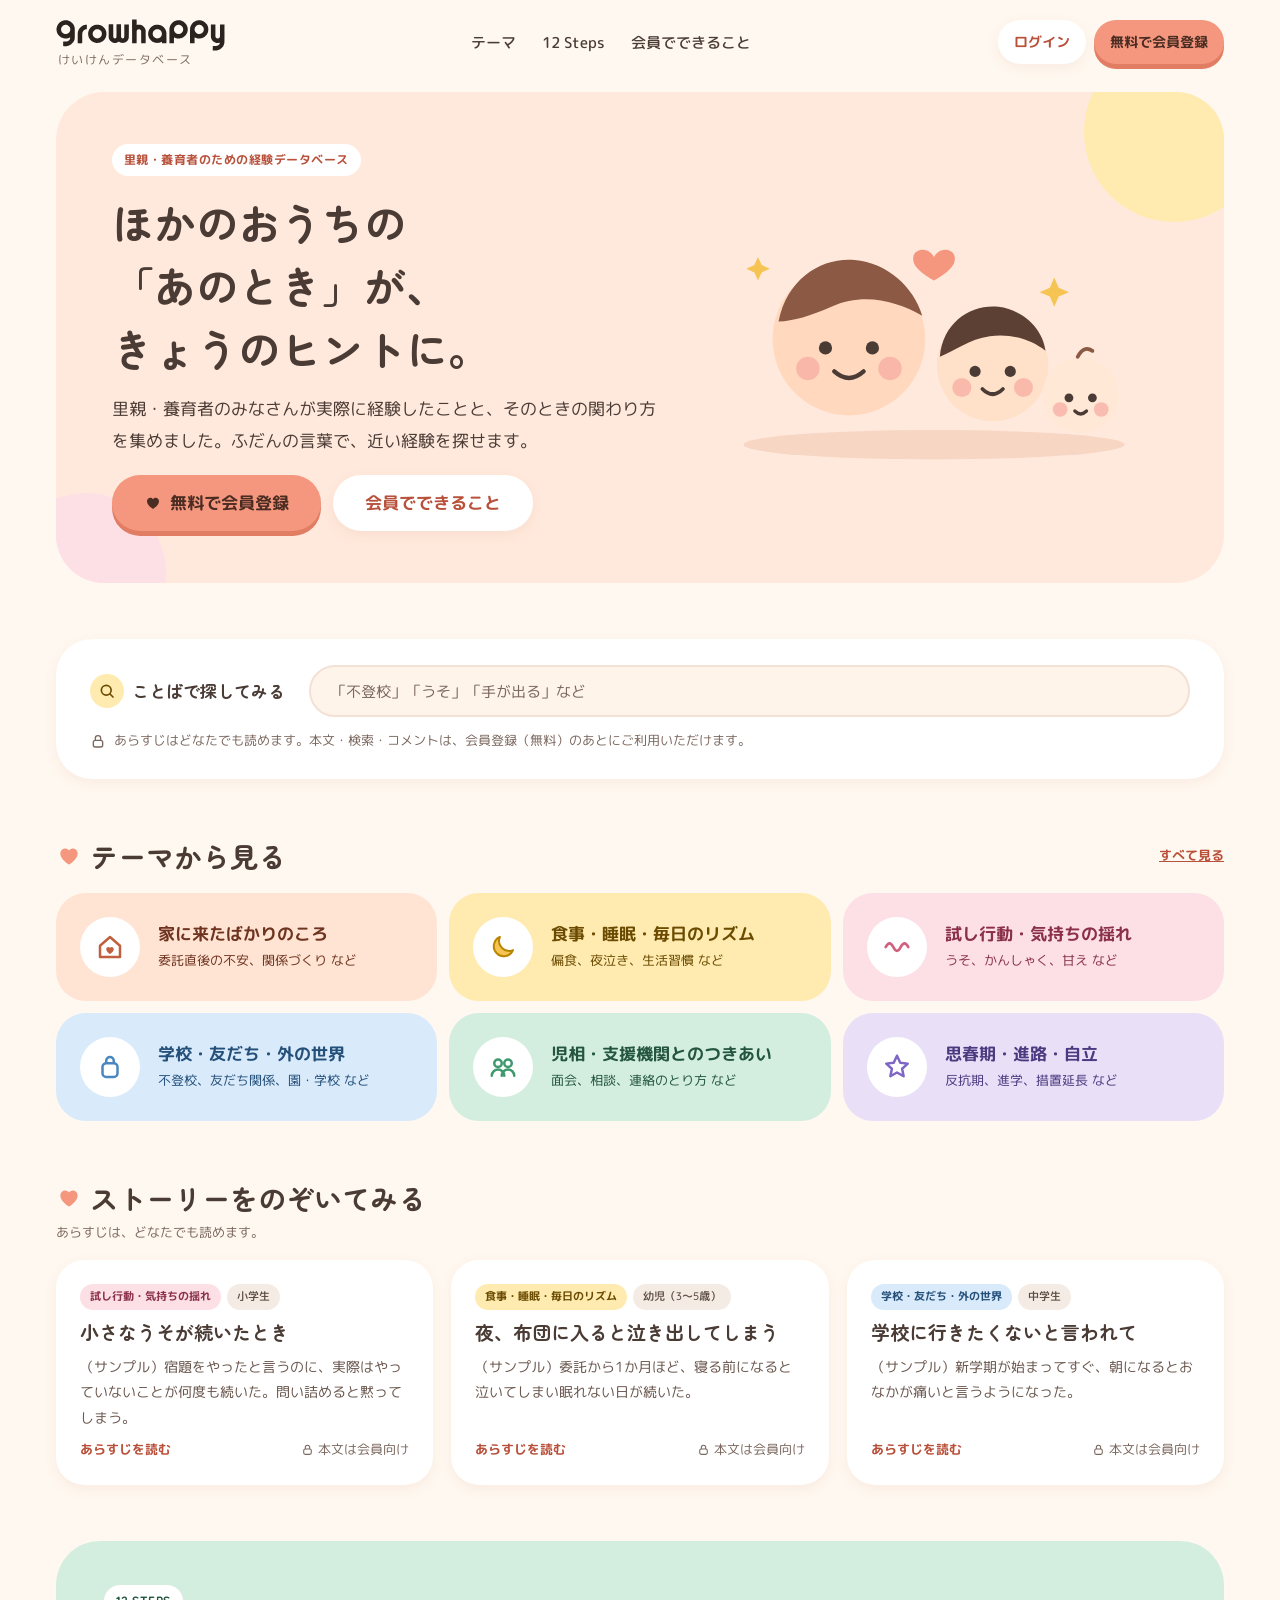
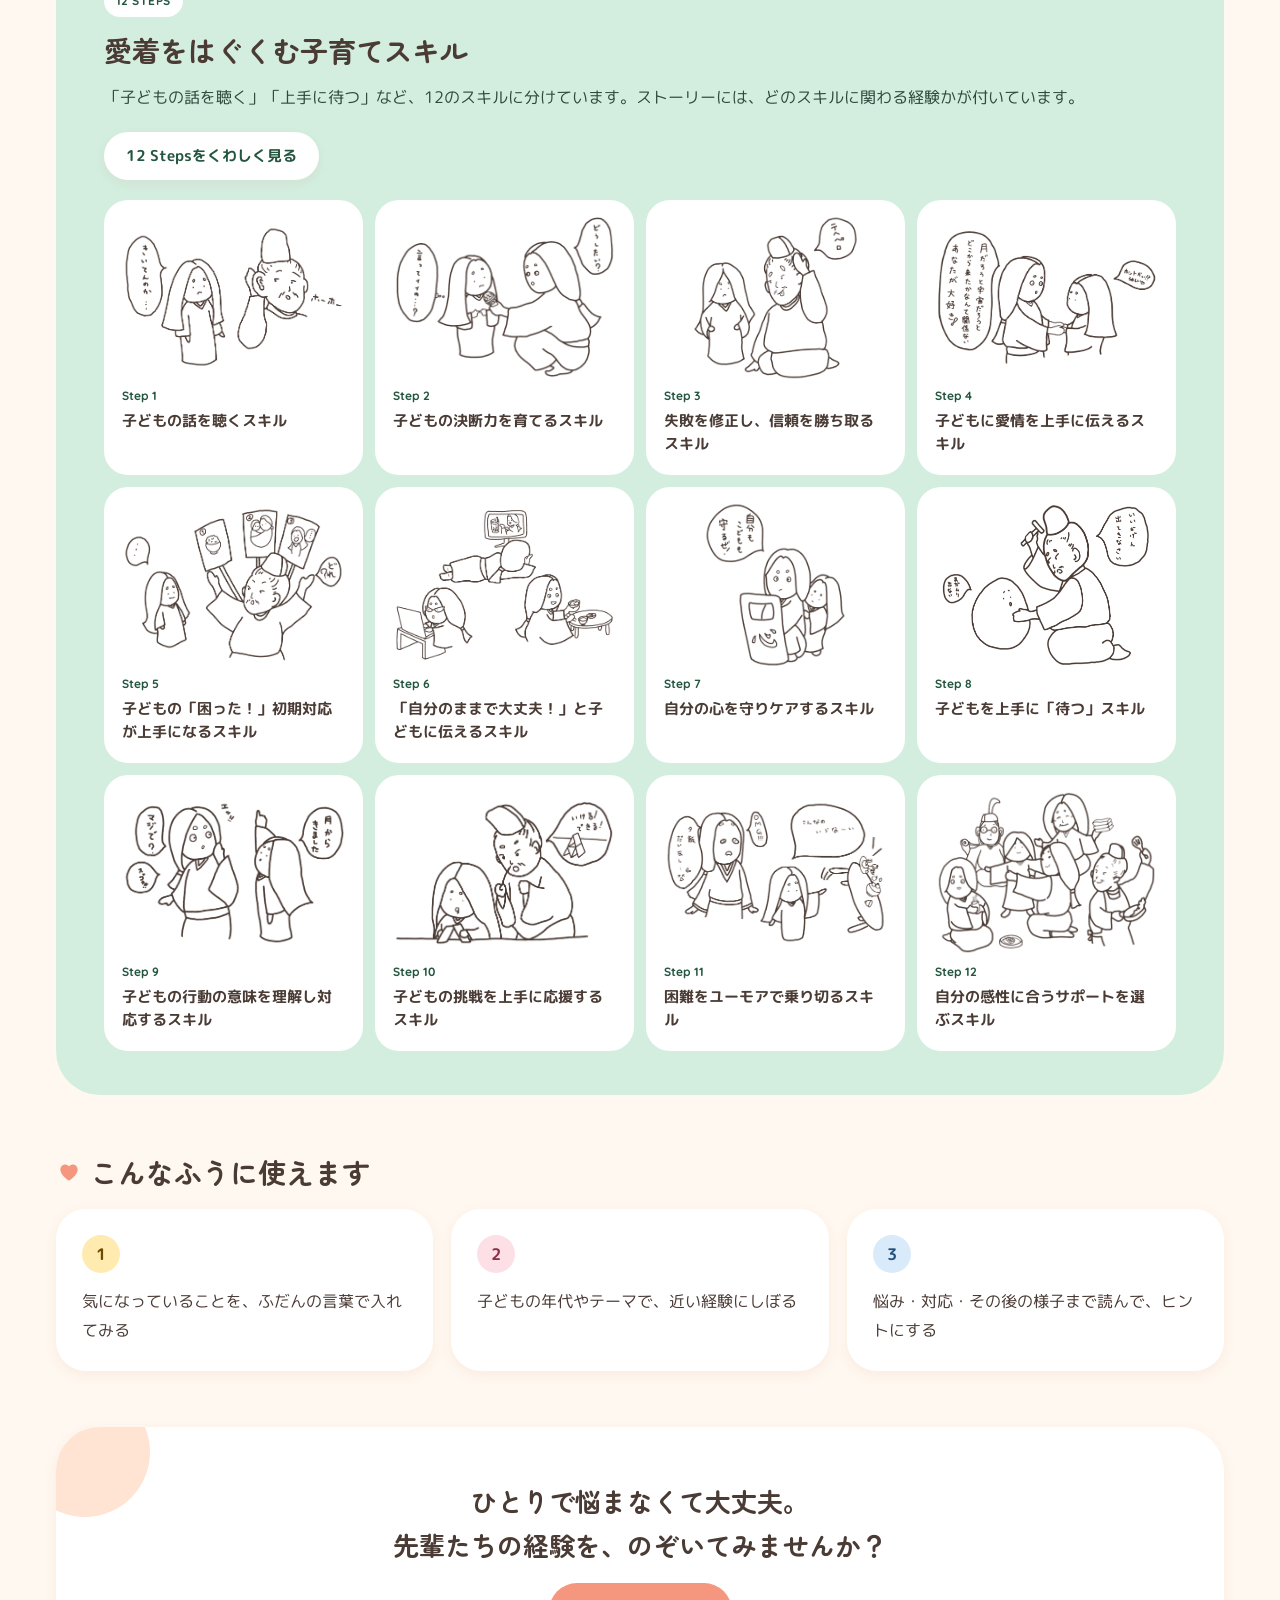
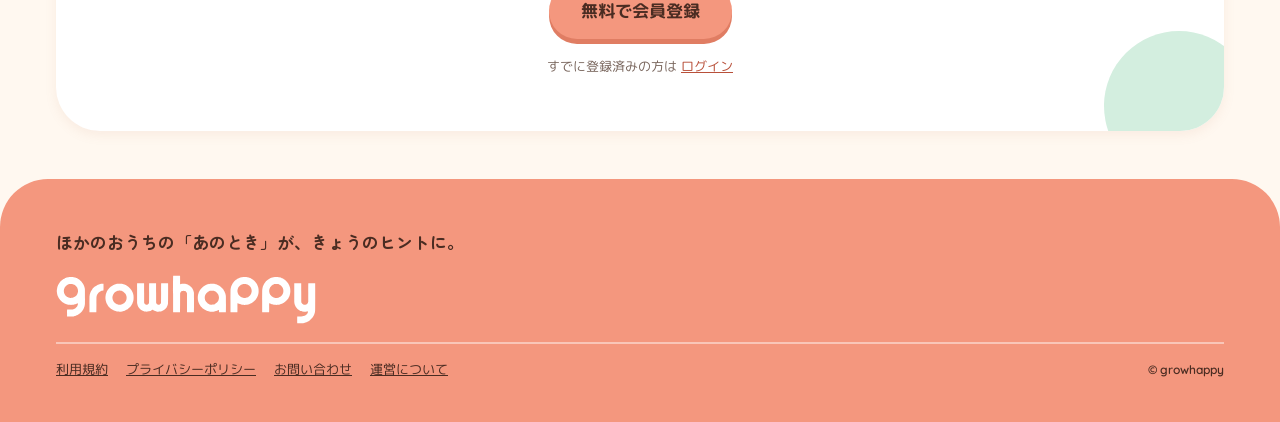
<file: index.html>
<!doctype html>
<html lang="ja">
<head>
<meta charset="utf-8">
<meta name="viewport" content="width=device-width, initial-scale=1, viewport-fit=cover">
<title>Grow Happy けいけんデータベース</title>
<meta name="description" content="里親・養育者のみなさんが実際に経験したことと、そのときの関わり方を集めたデータベースです。">
<link rel="preconnect" href="https://fonts.googleapis.com">
<link rel="preconnect" href="https://fonts.gstatic.com" crossorigin>
<link rel="stylesheet" href="https://fonts.googleapis.com/css2?family=Zen+Maru+Gothic:wght@500;700&family=M+PLUS+Rounded+1c:wght@400;500;700&family=Quicksand:wght@500;600;700&display=swap">
<link rel="icon" type="image/png" sizes="32x32" href="assets/img/favicon-32.png">
<link rel="apple-touch-icon" href="assets/img/favicon-180.png">
<link rel="stylesheet" href="assets/css/style.css">
</head>
<body data-page="home" data-area="guest">
<header id="site-header"></header>

<main class="container">

<section class="hero">
<span class="blob" style="top:-50px;right:-40px;width:180px;height:180px;background:var(--butter)" aria-hidden="true"></span>
<span class="blob" style="bottom:-70px;left:-50px;width:160px;height:160px;background:var(--pink)" aria-hidden="true"></span>
<div class="hero-text">
<span class="pill">里親・養育者のための経験データベース</span>
<h1><span class="nw">ほかのおうちの</span><span class="nw">「あのとき」が、</span><span class="nw">きょうのヒントに。</span></h1>
<p class="lead">里親・養育者のみなさんが実際に経験したことと、そのときの関わり方を集めました。ふだんの言葉で、近い経験を探せます。</p>
<div class="hero-actions">
<a class="btn btn-primary btn-lg" href="signup.html"><svg class="icon-heart" viewBox="0 0 24 24" aria-hidden="true"><path d="M12 20s-8-4.6-8-10.2C4 6.6 6.4 5 8.6 5c1.6 0 2.8.9 3.4 2 .6-1.1 1.8-2 3.4-2C17.6 5 20 6.6 20 9.8 20 15.4 12 20 12 20z" fill="#4A2C22"/></svg>無料で会員登録</a>
<a class="btn btn-white btn-lg" href="plans.html">会員でできること</a>
</div>
</div>
<div class="hero-art">
<svg viewBox="0 0 300 170" role="img" aria-label="大人と子どもと赤ちゃんの笑顔のイラスト（仮）">
<ellipse cx="150" cy="158" rx="130" ry="10" fill="#F8D6C4"/>
<circle cx="92" cy="86" r="52" fill="#FFD8BE"/>
<path d="M44 74c6-30 30-44 52-42 22 2 40 18 46 38-18-10-40-16-62-6-14 6-26 10-36 10z" fill="#8C5A44"/>
<circle cx="76" cy="92" r="4.5" fill="#4A3B35"/><circle cx="108" cy="92" r="4.5" fill="#4A3B35"/>
<circle cx="64" cy="106" r="8" fill="#F7A9A0" opacity="0.7"/><circle cx="120" cy="106" r="8" fill="#F7A9A0" opacity="0.7"/>
<path d="M82 108q10 9 20 0" fill="none" stroke="#4A3B35" stroke-width="3" stroke-linecap="round"/>
<circle cx="190" cy="104" r="38" fill="#FFE1C9"/>
<path d="M154 98c2-24 22-36 40-34 16 2 30 14 32 30-10-8-24-12-38-10-14 2-24 10-34 14z" fill="#5C4033"/>
<circle cx="178" cy="108" r="3.8" fill="#4A3B35"/><circle cx="202" cy="108" r="3.8" fill="#4A3B35"/>
<circle cx="169" cy="119" r="6.5" fill="#F7A9A0" opacity="0.7"/><circle cx="211" cy="119" r="6.5" fill="#F7A9A0" opacity="0.7"/>
<path d="M183 120q7 7 14 0" fill="none" stroke="#4A3B35" stroke-width="2.6" stroke-linecap="round"/>
<circle cx="250" cy="124" r="26" fill="#FFE8D6"/>
<path d="M248 98q4 -8 10 -4" fill="none" stroke="#8C5A44" stroke-width="2.6" stroke-linecap="round"/>
<circle cx="242" cy="126" r="3" fill="#4A3B35"/><circle cx="258" cy="126" r="3" fill="#4A3B35"/>
<circle cx="236" cy="134" r="5" fill="#F7A9A0" opacity="0.7"/><circle cx="264" cy="134" r="5" fill="#F7A9A0" opacity="0.7"/>
<path d="M246 135q4 4 8 0" fill="none" stroke="#4A3B35" stroke-width="2.2" stroke-linecap="round"/>
<path d="M150 30c-4-8-16-6-14 3 1 6 14 13 14 13s13-7 14-13c2-9-10-11-14-3z" fill="#F4977E"/>
<path d="M232 44l3 7 7 3-7 3-3 7-3-7-7-3 7-3z" fill="#F6C453"/>
<path d="M30 30l2.5 5.5 5.5 2.5-5.5 2.5-2.5 5.5-2.5-5.5-5.5-2.5 5.5-2.5z" fill="#F6C453"/>
</svg>
</div>
</section>

<section class="card search-teaser" aria-label="ことばで探す">
<p class="label"><span class="round-icon" style="background:var(--butter);color:var(--butter-ink)"><svg width="18" height="18" viewBox="0 0 24 24" aria-hidden="true"><circle cx="11" cy="11" r="6.5" fill="none" stroke="currentColor" stroke-width="2.2"/><path d="M20 20l-4-4" stroke="currentColor" stroke-width="2.2" stroke-linecap="round"/></svg></span>ことばで探してみる</p>
<a class="fake-input" href="signup.html">「不登校」「うそ」「手が出る」など</a>
<p class="lock-note"><svg width="16" height="16" viewBox="0 0 24 24" aria-hidden="true"><rect x="5" y="11" width="14" height="10" rx="3" fill="none" stroke="currentColor" stroke-width="2"/><path d="M8 11V8a4 4 0 0 1 8 0v3" fill="none" stroke="currentColor" stroke-width="2"/></svg>あらすじはどなたでも読めます。本文・検索・コメントは、会員登録（無料）のあとにご利用いただけます。</p>
</section>

<section class="stack">
<div class="section-head">
<h2 class="section-title"><svg viewBox="0 0 24 24" aria-hidden="true"><path d="M12 20s-8-4.6-8-10.2C4 6.6 6.4 5 8.6 5c1.6 0 2.8.9 3.4 2 .6-1.1 1.8-2 3.4-2C17.6 5 20 6.6 20 9.8 20 15.4 12 20 12 20z" fill="#F4977E"/></svg>テーマから見る</h2>
<a href="themes.html">すべて見る</a>
</div>
<div class="theme-grid" id="theme-grid"></div>
</section>

<section class="stack">
<div class="section-head">
<div class="stack" style="gap:2px">
<h2 class="section-title"><svg viewBox="0 0 24 24" aria-hidden="true"><path d="M12 20s-8-4.6-8-10.2C4 6.6 6.4 5 8.6 5c1.6 0 2.8.9 3.4 2 .6-1.1 1.8-2 3.4-2C17.6 5 20 6.6 20 9.8 20 15.4 12 20 12 20z" fill="#F4977E"/></svg>ストーリーをのぞいてみる</h2>
<p class="note">あらすじは、どなたでも読めます。</p>
</div>
</div>
<div class="synopsis-grid" id="synopsis-list"></div>
</section>

<section class="steps-band">
<div class="txt">
<span class="pill">12 STEPS</span>
<h2 class="section-title">愛着をはぐくむ子育てスキル</h2>
<p>「子どもの話を聴く」「上手に待つ」など、12のスキルに分けています。ストーリーには、どのスキルに関わる経験かが付いています。</p>
</div>
<a class="btn btn-white steps-more" style="color:var(--mint-ink)" href="themes.html#steps">12 Stepsをくわしく見る</a>
<ol class="step-strip" id="step-strip" aria-label="12のスキル"></ol>
</section>

<section class="stack">
<h2 class="section-title"><svg viewBox="0 0 24 24" aria-hidden="true"><path d="M12 20s-8-4.6-8-10.2C4 6.6 6.4 5 8.6 5c1.6 0 2.8.9 3.4 2 .6-1.1 1.8-2 3.4-2C17.6 5 20 6.6 20 9.8 20 15.4 12 20 12 20z" fill="#F4977E"/></svg>こんなふうに使えます</h2>
<ol class="howto">
<li><span class="n t-daily">1</span><span>気になっていることを、ふだんの言葉で入れてみる</span></li>
<li><span class="n t-testing">2</span><span>子どもの年代やテーマで、近い経験にしぼる</span></li>
<li><span class="n t-school">3</span><span>悩み・対応・その後の様子まで読んで、ヒントにする</span></li>
</ol>
</section>

<section class="card cta">
<span class="blob" style="top:-40px;left:-36px;width:130px;height:130px;background:var(--peach)" aria-hidden="true"></span>
<span class="blob" style="bottom:-50px;right:-30px;width:150px;height:150px;background:var(--mint)" aria-hidden="true"></span>
<p class="msg">ひとりで悩まなくて大丈夫。<br>先輩たちの経験を、のぞいてみませんか？</p>
<a class="btn btn-primary btn-lg" href="signup.html">無料で会員登録</a>
<p class="note">すでに登録済みの方は <a href="signup.html#login">ログイン</a></p>
</section>

</main>

<footer id="site-footer"></footer>
<script src="assets/js/data.js"></script>
<script src="assets/js/app.js"></script>
</body>
</html>
</file>
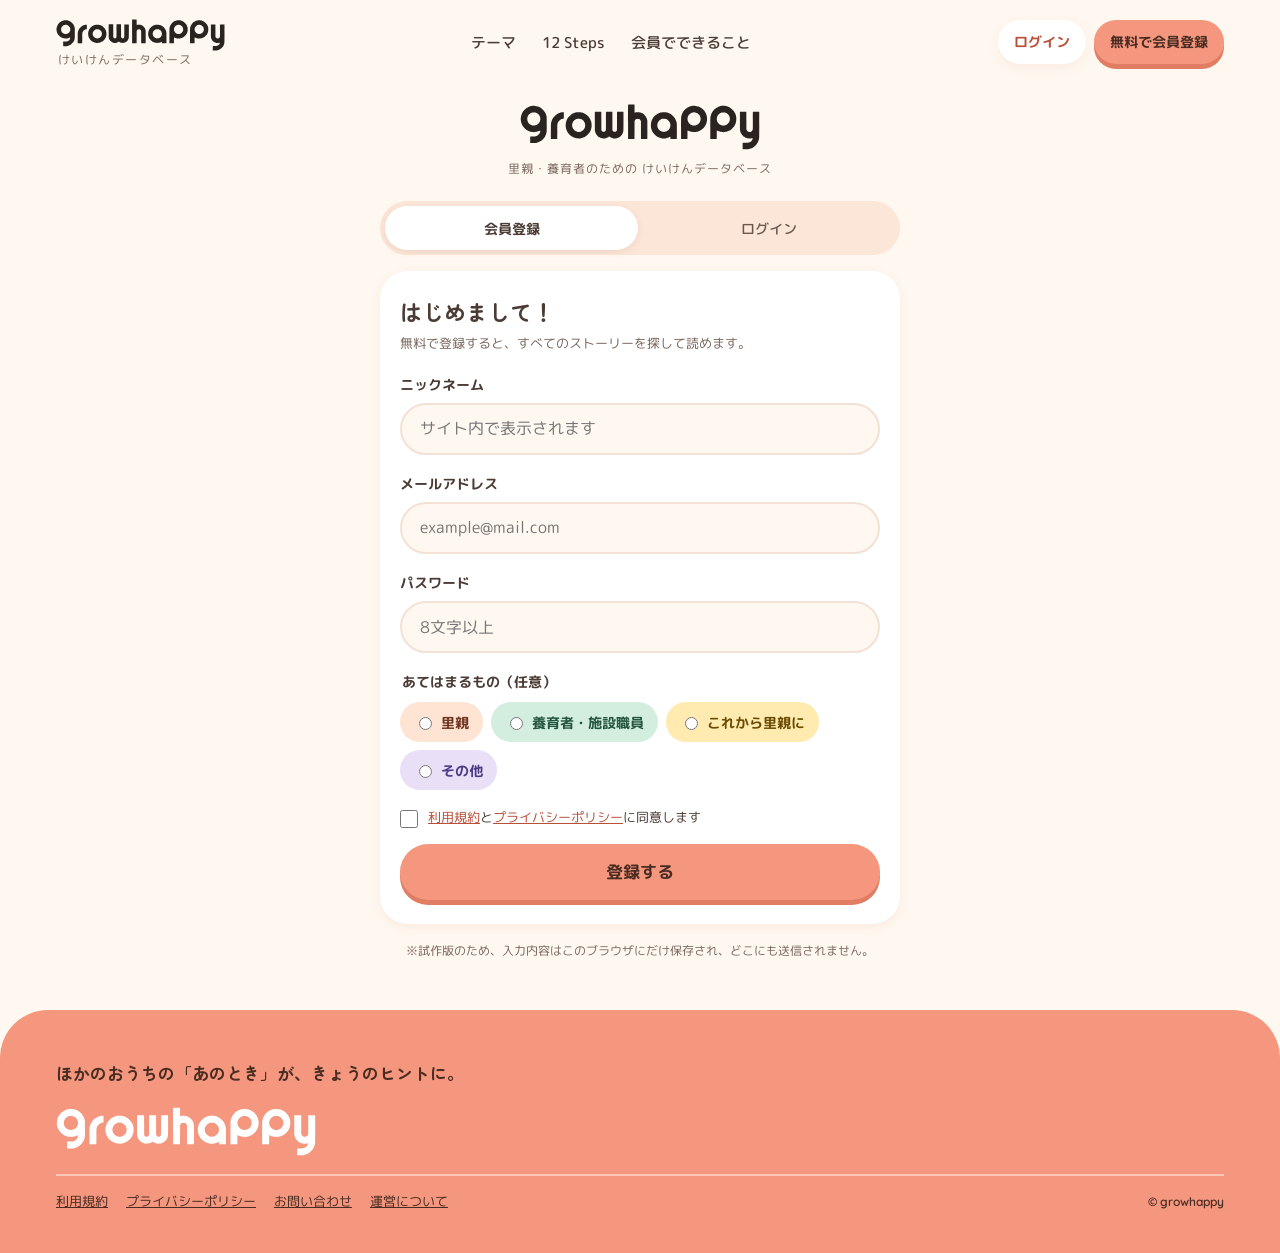
<file: note.html>
<!doctype html>
<html lang="ja">
<head>
<meta charset="utf-8">
<meta name="viewport" content="width=device-width, initial-scale=1, viewport-fit=cover">
<title>わたしのノート｜Grow Happy けいけんデータベース</title>
<link rel="preconnect" href="https://fonts.googleapis.com">
<link rel="preconnect" href="https://fonts.gstatic.com" crossorigin>
<link rel="stylesheet" href="https://fonts.googleapis.com/css2?family=Zen+Maru+Gothic:wght@500;700&family=M+PLUS+Rounded+1c:wght@400;500;700&family=Quicksand:wght@500;600;700&display=swap">
<link rel="icon" type="image/png" sizes="32x32" href="assets/img/favicon-32.png">
<link rel="apple-touch-icon" href="assets/img/favicon-180.png">
<link rel="stylesheet" href="assets/css/style.css">
</head>
<body data-page="note" data-area="member">
<header id="site-header"></header>

<main class="container note-page">

<div class="greet">
<p class="hi">自分だけが見られるノート</p>
<h1>わたしのノート</h1>
</div>

<div class="construction" role="status">
<span class="round-icon" style="width:42px;height:42px;background:var(--surface)" aria-hidden="true"><svg width="22" height="22" viewBox="0 0 24 24"><path d="M3 20h18M6 20V10l6-5 6 5v10" fill="none" stroke="#B88600" stroke-width="2" stroke-linejoin="round"/><path d="M10 20v-5h4v5" fill="none" stroke="#B88600" stroke-width="2"/></svg></span>
<span><strong>ただいま工事中です</strong><br>完成したら、ここに記録を残せるようになります。下はイメージです。</span>
</div>

<div class="note-layout">
<section class="card note-about">
<h2>母子手帳のように、日々のことを書きとめるノート</h2>
<ol class="howto">
<li><span class="n t-arrival">1</span><span>子どもの様子や、できるようになったことを記録</span></li>
<li><span class="n t-daily">2</span><span>試してみた関わり方を、12 Stepsと結びつけてふりかえり</span></li>
<li><span class="n t-support">3</span><span>保存したストーリーも、ここからすぐ読み返せる</span></li>
</ol>
<p class="lock-note"><svg width="14" height="14" viewBox="0 0 24 24" aria-hidden="true"><rect x="5" y="11" width="14" height="10" rx="3" fill="none" stroke="currentColor" stroke-width="2"/><path d="M8 11V8a4 4 0 0 1 8 0v3" fill="none" stroke="currentColor" stroke-width="2"/></svg>ノートは自分だけが見られます。ほかの人には公開されません。</p>
</section>

<div class="stack">
<section class="stack note-entries" aria-label="記録のイメージ">
<div class="section-head"><h2 class="section-title" style="font-size:19px">きろく</h2><span class="tag">イメージ</span></div>
<article class="card note-entry">
<div class="note-entry-head"><span class="date">10月28日（水）</span><span class="tag tag-theme t-support">Step 1 話を聴く</span></div>
<p>（サンプル）夕ごはんのあと、学校であったことを自分から話してくれた。途中で口をはさまずに最後まで聴いた。</p>
</article>
<article class="card note-entry">
<div class="note-entry-head"><span class="date">10月25日（日）</span><span class="tag tag-theme t-daily">できるようになったこと</span></div>
<p>（サンプル）ひとりで靴ひもを結べるようになった。</p>
</article>
</section>

<section class="note-saved-box">
<h2>保存したストーリー</h2>
<div class="related" id="note-saved"></div>
</section>

<button type="button" class="btn btn-lg btn-block btn-disabled" disabled>
<svg width="18" height="18" viewBox="0 0 24 24" aria-hidden="true"><path d="M12 5v14M5 12h14" stroke="currentColor" stroke-width="2.4" stroke-linecap="round"/></svg>きょうの記録を書く（準備中）</button>
</div>
</div>

</main>

<footer id="site-footer"></footer>
<script src="assets/js/data.js"></script>
<script src="assets/js/app.js"></script>
</body>
</html>
</file>
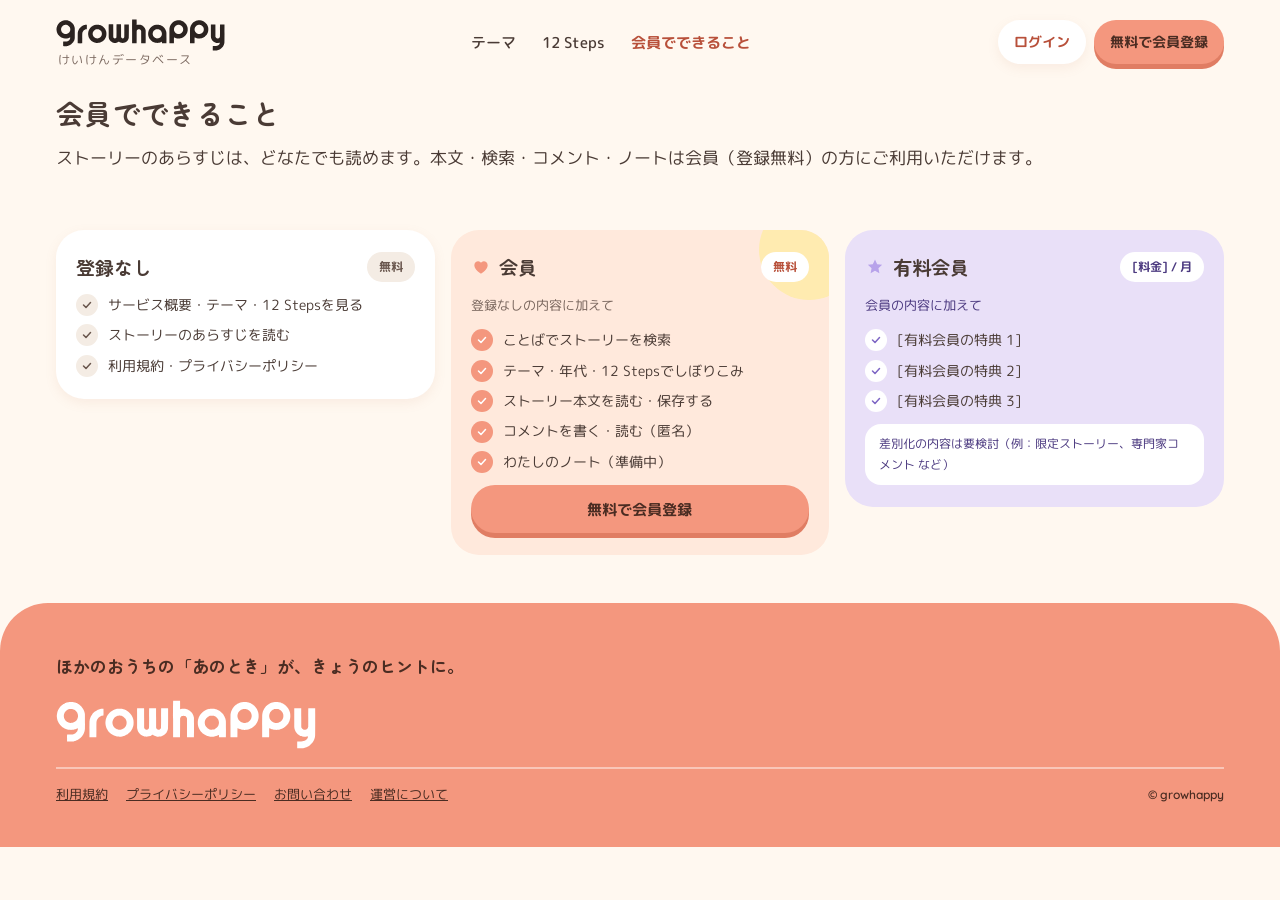
<file: plans.html>
<!doctype html>
<html lang="ja">
<head>
<meta charset="utf-8">
<meta name="viewport" content="width=device-width, initial-scale=1, viewport-fit=cover">
<title>会員でできること｜Grow Happy けいけんデータベース</title>
<link rel="preconnect" href="https://fonts.googleapis.com">
<link rel="preconnect" href="https://fonts.gstatic.com" crossorigin>
<link rel="stylesheet" href="https://fonts.googleapis.com/css2?family=Zen+Maru+Gothic:wght@500;700&family=M+PLUS+Rounded+1c:wght@400;500;700&family=Quicksand:wght@500;600;700&display=swap">
<link rel="icon" type="image/png" sizes="32x32" href="assets/img/favicon-32.png">
<link rel="apple-touch-icon" href="assets/img/favicon-180.png">
<link rel="stylesheet" href="assets/css/style.css">
</head>
<body data-page="plans" data-area="guest">
<header id="site-header"></header>

<main class="container">
<div class="stack" style="gap:8px">
<h1 class="section-title">会員でできること</h1>
<p class="lead">ストーリーのあらすじは、どなたでも読めます。本文・検索・コメント・ノートは会員（登録無料）の方にご利用いただけます。</p>
</div>

<div class="plan-list">
<article class="plan plan-free">
<div class="plan-head"><h2>登録なし</h2><span class="plan-price" style="background:var(--chip);color:var(--sub)">無料</span></div>
<ul class="checks">
<li><span class="check" style="background:var(--chip)"><svg width="12" height="12" viewBox="0 0 24 24" aria-hidden="true"><path d="M5 12l5 5 9-10" fill="none" stroke="#6A574E" stroke-width="3" stroke-linecap="round" stroke-linejoin="round"/></svg></span>サービス概要・テーマ・12 Stepsを見る</li>
<li><span class="check" style="background:var(--chip)"><svg width="12" height="12" viewBox="0 0 24 24" aria-hidden="true"><path d="M5 12l5 5 9-10" fill="none" stroke="#6A574E" stroke-width="3" stroke-linecap="round" stroke-linejoin="round"/></svg></span>ストーリーのあらすじを読む</li>
<li><span class="check" style="background:var(--chip)"><svg width="12" height="12" viewBox="0 0 24 24" aria-hidden="true"><path d="M5 12l5 5 9-10" fill="none" stroke="#6A574E" stroke-width="3" stroke-linecap="round" stroke-linejoin="round"/></svg></span>利用規約・プライバシーポリシー</li>
</ul>
</article>

<article class="plan plan-member">
<span class="blob" style="top:-30px;right:-30px;width:100px;height:100px;background:var(--butter)" aria-hidden="true"></span>
<div class="plan-head"><h2><svg width="20" height="20" viewBox="0 0 24 24" aria-hidden="true"><path d="M12 20s-8-4.6-8-10.2C4 6.6 6.4 5 8.6 5c1.6 0 2.8.9 3.4 2 .6-1.1 1.8-2 3.4-2C17.6 5 20 6.6 20 9.8 20 15.4 12 20 12 20z" fill="#F4977E"/></svg>会員</h2><span class="plan-price" style="color:var(--link)">無料</span></div>
<p class="note">登録なしの内容に加えて</p>
<ul class="checks">
<li><span class="check" style="background:var(--coral)"><svg width="12" height="12" viewBox="0 0 24 24" aria-hidden="true"><path d="M5 12l5 5 9-10" fill="none" stroke="#FFFFFF" stroke-width="3" stroke-linecap="round" stroke-linejoin="round"/></svg></span>ことばでストーリーを検索</li>
<li><span class="check" style="background:var(--coral)"><svg width="12" height="12" viewBox="0 0 24 24" aria-hidden="true"><path d="M5 12l5 5 9-10" fill="none" stroke="#FFFFFF" stroke-width="3" stroke-linecap="round" stroke-linejoin="round"/></svg></span>テーマ・年代・12 Stepsでしぼりこみ</li>
<li><span class="check" style="background:var(--coral)"><svg width="12" height="12" viewBox="0 0 24 24" aria-hidden="true"><path d="M5 12l5 5 9-10" fill="none" stroke="#FFFFFF" stroke-width="3" stroke-linecap="round" stroke-linejoin="round"/></svg></span>ストーリー本文を読む・保存する</li>
<li><span class="check" style="background:var(--coral)"><svg width="12" height="12" viewBox="0 0 24 24" aria-hidden="true"><path d="M5 12l5 5 9-10" fill="none" stroke="#FFFFFF" stroke-width="3" stroke-linecap="round" stroke-linejoin="round"/></svg></span>コメントを書く・読む（匿名）</li>
<li><span class="check" style="background:var(--coral)"><svg width="12" height="12" viewBox="0 0 24 24" aria-hidden="true"><path d="M5 12l5 5 9-10" fill="none" stroke="#FFFFFF" stroke-width="3" stroke-linecap="round" stroke-linejoin="round"/></svg></span>わたしのノート（準備中）</li>
</ul>
<a class="btn btn-primary btn-block" href="signup.html">無料で会員登録</a>
</article>

<article class="plan plan-paid">
<div class="plan-head"><h2><svg width="20" height="20" viewBox="0 0 24 24" aria-hidden="true"><path d="M12 3l2.6 5.6 6 .7-4.5 4.1 1.2 6L12 16.4 6.7 19.4l1.2-6-4.5-4.1 6-.7z" fill="#B7A2EA"/></svg>有料会員</h2><span class="plan-price" style="color:var(--lav-ink)">[料金] / 月</span></div>
<p class="note" style="color:var(--lav-ink)">会員の内容に加えて</p>
<ul class="checks">
<li><span class="check" style="background:var(--surface)"><svg width="12" height="12" viewBox="0 0 24 24" aria-hidden="true"><path d="M5 12l5 5 9-10" fill="none" stroke="#7E66C4" stroke-width="3" stroke-linecap="round" stroke-linejoin="round"/></svg></span>[有料会員の特典 1]</li>
<li><span class="check" style="background:var(--surface)"><svg width="12" height="12" viewBox="0 0 24 24" aria-hidden="true"><path d="M5 12l5 5 9-10" fill="none" stroke="#7E66C4" stroke-width="3" stroke-linecap="round" stroke-linejoin="round"/></svg></span>[有料会員の特典 2]</li>
<li><span class="check" style="background:var(--surface)"><svg width="12" height="12" viewBox="0 0 24 24" aria-hidden="true"><path d="M5 12l5 5 9-10" fill="none" stroke="#7E66C4" stroke-width="3" stroke-linecap="round" stroke-linejoin="round"/></svg></span>[有料会員の特典 3]</li>
</ul>
<p class="plan-memo">差別化の内容は要検討（例：限定ストーリー、専門家コメント など）</p>
</article>
</div>
</main>

<footer id="site-footer"></footer>
<script src="assets/js/data.js"></script>
<script src="assets/js/app.js"></script>
</body>
</html>
</file>
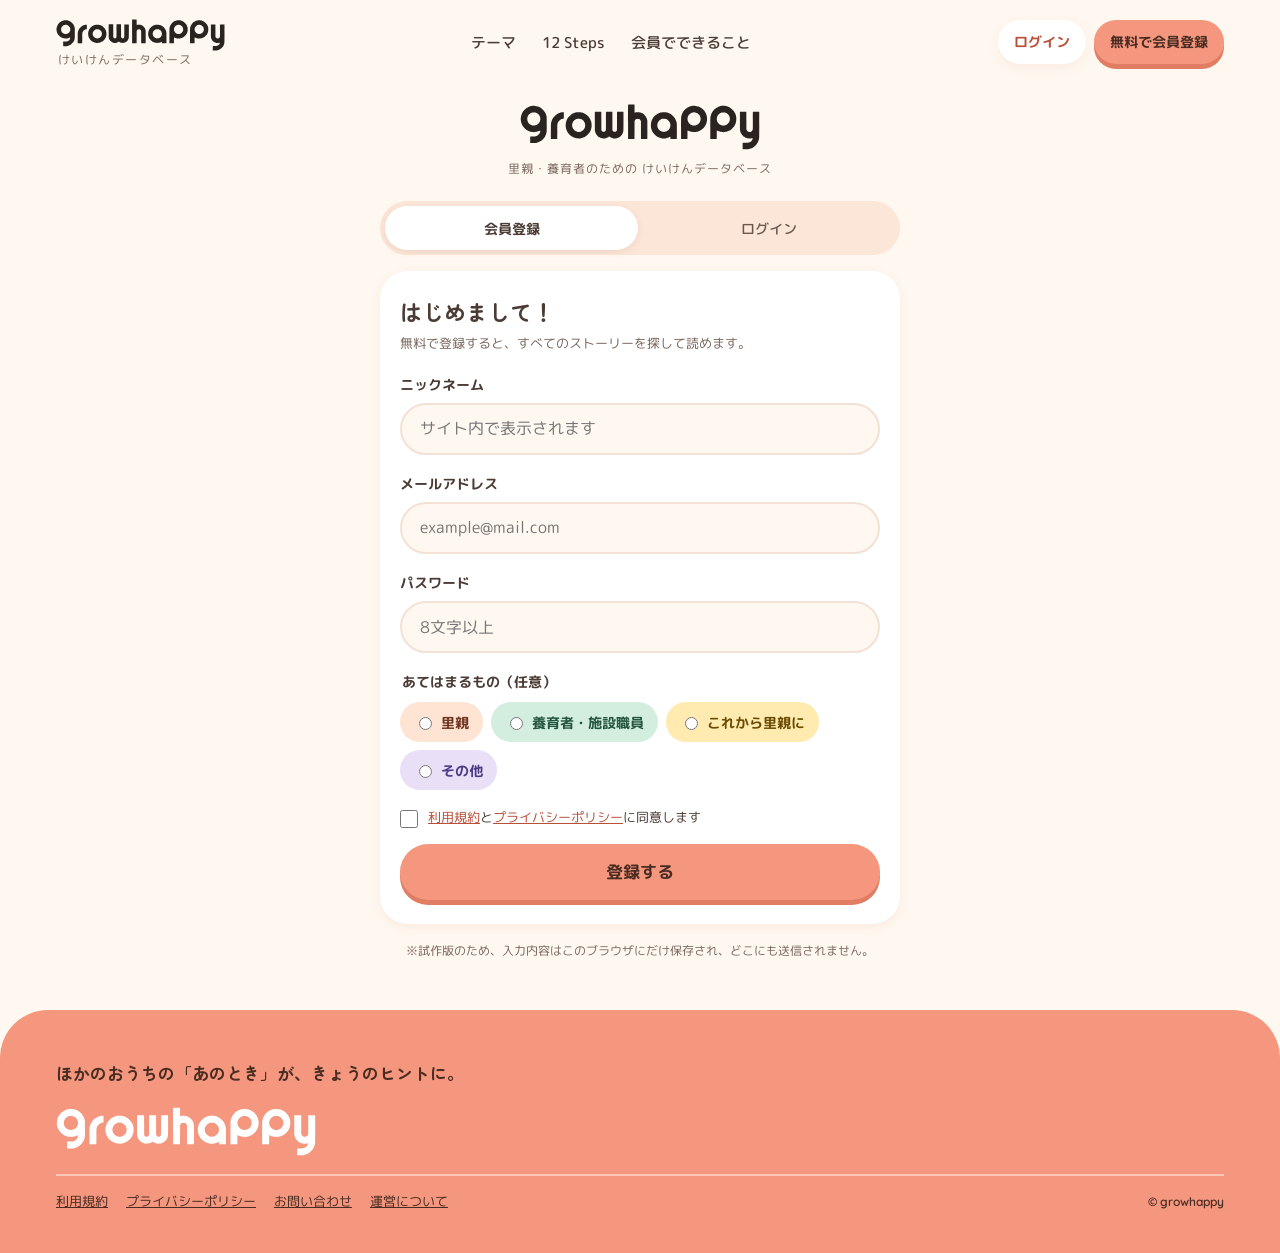
<file: search.html>
<!doctype html>
<html lang="ja">
<head>
<meta charset="utf-8">
<meta name="viewport" content="width=device-width, initial-scale=1, viewport-fit=cover">
<title>ストーリーを探す｜Grow Happy けいけんデータベース</title>
<link rel="preconnect" href="https://fonts.googleapis.com">
<link rel="preconnect" href="https://fonts.gstatic.com" crossorigin>
<link rel="stylesheet" href="https://fonts.googleapis.com/css2?family=Zen+Maru+Gothic:wght@500;700&family=M+PLUS+Rounded+1c:wght@400;500;700&family=Quicksand:wght@500;600;700&display=swap">
<link rel="icon" type="image/png" sizes="32x32" href="assets/img/favicon-32.png">
<link rel="apple-touch-icon" href="assets/img/favicon-180.png">
<link rel="stylesheet" href="assets/css/style.css">
</head>
<body data-page="search" data-area="member">
<header id="site-header"></header>

<main class="container">

<section class="search-panel">
<span class="blob" style="top:-60px;right:-40px;width:180px;height:180px;background:var(--butter)" aria-hidden="true"></span>
<div class="greet">
<p class="hi">こんにちは、<span id="greet-name"></span>さん</p>
<h1>きょうは何を探しますか？</h1>
</div>
<form class="search-box" id="search-form" role="search">
<label for="q" class="sr-only">ことばで探す</label>
<input id="q" name="q" type="search" placeholder="気になっていることを入力（例：うそ、不登校）" autocomplete="off">
<button type="submit" class="btn btn-primary" aria-label="検索する"><svg width="20" height="20" viewBox="0 0 24 24" aria-hidden="true"><circle cx="11" cy="11" r="6.5" fill="none" stroke="currentColor" stroke-width="2.4"/><path d="M20 20l-4-4" stroke="currentColor" stroke-width="2.4" stroke-linecap="round"/></svg><span class="btn-label">さがす</span></button>
</form>
<div class="quick-words" id="quick-words"><span>よく探されることば</span></div>
</section>

<div class="search-layout">
<aside class="card filters" aria-label="しぼりこみ">
<div class="filters-head"><h2>しぼりこみ</h2><button type="button" class="clear-btn" id="clear-btn">条件をクリア</button></div>
<div class="filter-group"><p>テーマ</p><div class="chip-row" id="theme-chips"></div></div>
<div class="filter-group"><p>子どもの年代</p><div class="chip-row" id="age-chips"></div></div>
<div class="filter-group"><label for="step-select">12 Steps</label><div class="select-wrap"><select class="select" id="step-select"></select></div></div>
<div class="filter-group"><p>保存</p><div class="chip-row"><button type="button" class="chip" id="saved-chip" aria-pressed="false">保存したストーリーだけ</button></div></div>
</aside>

<section class="results" aria-label="検索結果">
<div class="results-head"><p class="count" aria-live="polite"><strong id="count">0</strong> 件のストーリー</p></div>
<div class="result-grid" id="result-grid"></div>
<div class="card empty" id="empty" hidden><p id="empty-text"></p></div>
</section>
</div>

</main>

<footer id="site-footer"></footer>
<script src="assets/js/data.js"></script>
<script src="assets/js/app.js"></script>
</body>
</html>
</file>
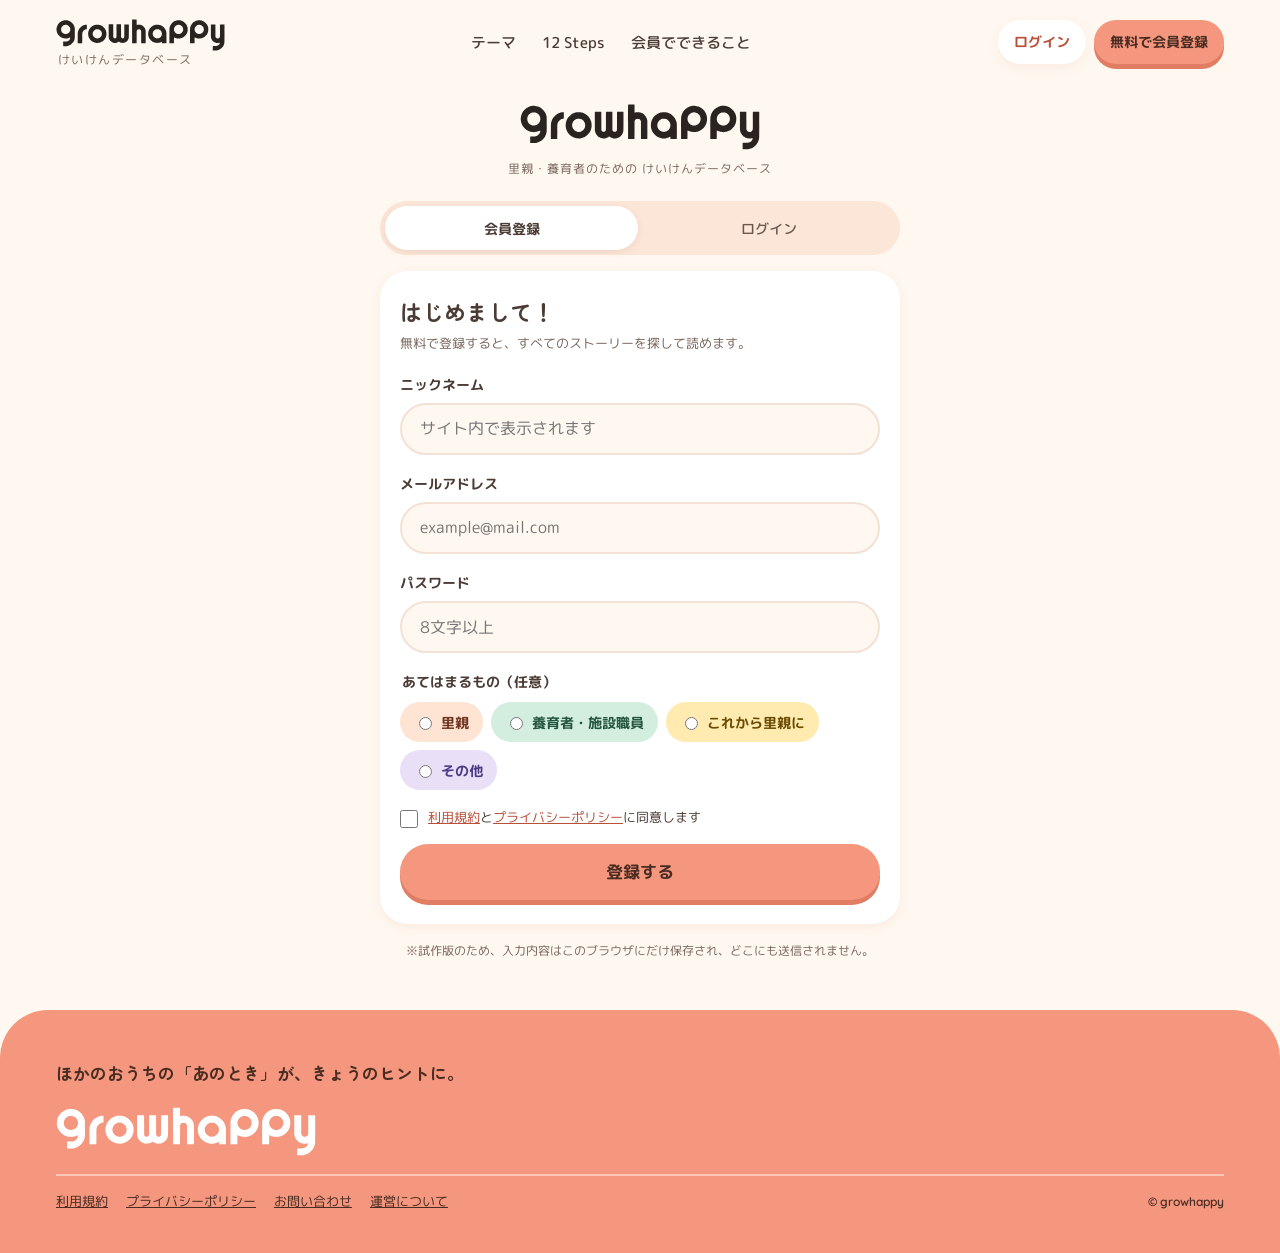
<file: signup.html>
<!doctype html>
<html lang="ja">
<head>
<meta charset="utf-8">
<meta name="viewport" content="width=device-width, initial-scale=1, viewport-fit=cover">
<title>会員登録・ログイン｜Grow Happy けいけんデータベース</title>
<link rel="preconnect" href="https://fonts.googleapis.com">
<link rel="preconnect" href="https://fonts.gstatic.com" crossorigin>
<link rel="stylesheet" href="https://fonts.googleapis.com/css2?family=Zen+Maru+Gothic:wght@500;700&family=M+PLUS+Rounded+1c:wght@400;500;700&family=Quicksand:wght@500;600;700&display=swap">
<link rel="icon" type="image/png" sizes="32x32" href="assets/img/favicon-32.png">
<link rel="apple-touch-icon" href="assets/img/favicon-180.png">
<link rel="stylesheet" href="assets/css/style.css">
</head>
<body data-page="signup" data-area="guest">
<header id="site-header"></header>

<main class="container">
<div class="auth-wrap">
<div class="auth-brand">
<img src="assets/img/logo.svg" alt="growhappy" width="748" height="142">
<p>里親・養育者のための けいけんデータベース</p>
</div>
<div class="tabs" role="tablist" aria-label="会員登録とログイン">
<button type="button" class="tab" role="tab" data-mode="signup" aria-controls="signup-form" aria-selected="true">会員登録</button>
<button type="button" class="tab" role="tab" data-mode="login" aria-controls="login-form" aria-selected="false">ログイン</button>
</div>

<form class="card form" id="signup-form" novalidate>
<div class="stack">
<div class="stack" style="gap:4px">
<h1 style="font-size:22px">はじめまして！</h1>
<p class="note">無料で登録すると、すべてのストーリーを探して読めます。</p>
</div>
<p class="form-error" role="alert" hidden></p>
<div class="field"><label for="nick">ニックネーム</label><input class="input" id="nick" name="nick" autocomplete="nickname" placeholder="サイト内で表示されます"></div>
<div class="field"><label for="email">メールアドレス</label><input class="input" id="email" name="email" type="email" autocomplete="email" placeholder="example@mail.com"></div>
<div class="field"><label for="password">パスワード</label><input class="input" id="password" name="password" type="password" autocomplete="new-password" placeholder="8文字以上"></div>
<fieldset class="field">
<legend>あてはまるもの（任意）</legend>
<div class="radio-pills">
<label class="radio-pill t-arrival"><input type="radio" name="role" value="foster">里親</label>
<label class="radio-pill t-support"><input type="radio" name="role" value="carer">養育者・施設職員</label>
<label class="radio-pill t-daily"><input type="radio" name="role" value="future">これから里親に</label>
<label class="radio-pill t-teen"><input type="radio" name="role" value="other">その他</label>
</div>
</fieldset>
<label class="agree"><input type="checkbox" name="agree" id="agree"><span><a href="#">利用規約</a>と<a href="#">プライバシーポリシー</a>に同意します</span></label>
<button type="submit" class="btn btn-primary btn-lg btn-block">登録する</button>
</div>
</form>

<form class="card form" id="login-form" novalidate hidden>
<div class="stack">
<h1 style="font-size:22px">おかえりなさい</h1>
<p class="form-error" role="alert" hidden></p>
<div class="field"><label for="login-email">メールアドレス</label><input class="input" id="login-email" name="email" type="email" autocomplete="email"></div>
<div class="field"><label for="login-password">パスワード</label><input class="input" id="login-password" name="password" type="password" autocomplete="current-password"></div>
<button type="submit" class="btn btn-primary btn-lg btn-block">ログイン</button>
<a href="#" style="align-self:center;font-size:13px">パスワードを忘れた方</a>
</div>
</form>

<p class="demo-note">※試作版のため、入力内容はこのブラウザにだけ保存され、どこにも送信されません。</p>
</div>
</main>

<footer id="site-footer"></footer>
<script src="assets/js/data.js"></script>
<script src="assets/js/app.js"></script>
</body>
</html>
</file>
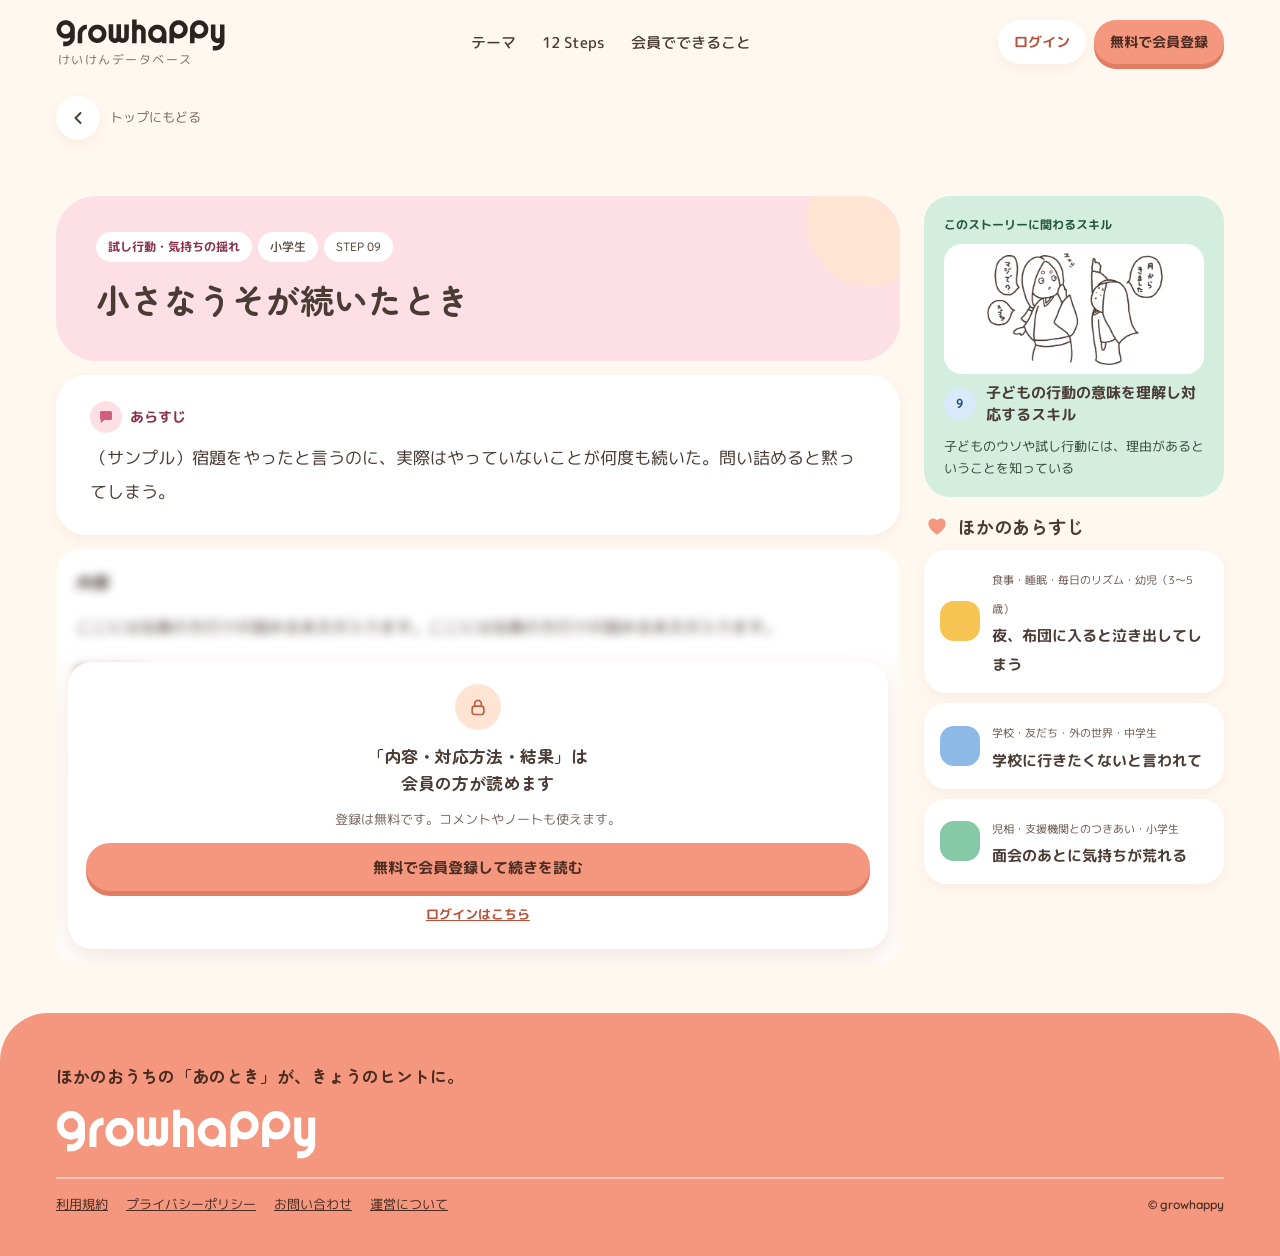
<file: story.html>
<!doctype html>
<html lang="ja">
<head>
<meta charset="utf-8">
<meta name="viewport" content="width=device-width, initial-scale=1, viewport-fit=cover">
<title>ストーリー｜Grow Happy けいけんデータベース</title>
<link rel="preconnect" href="https://fonts.googleapis.com">
<link rel="preconnect" href="https://fonts.gstatic.com" crossorigin>
<link rel="stylesheet" href="https://fonts.googleapis.com/css2?family=Zen+Maru+Gothic:wght@500;700&family=M+PLUS+Rounded+1c:wght@400;500;700&family=Quicksand:wght@500;600;700&display=swap">
<link rel="icon" type="image/png" sizes="32x32" href="assets/img/favicon-32.png">
<link rel="apple-touch-icon" href="assets/img/favicon-180.png">
<link rel="stylesheet" href="assets/css/style.css">
</head>
<body data-page="story" data-area="public">
<header id="site-header"></header>

<main class="container">
<div class="page-title"><a class="back-btn" href="search.html" aria-label="検索にもどる"><svg width="20" height="20" viewBox="0 0 24 24" aria-hidden="true"><path d="M15 6l-6 6 6 6" fill="none" stroke="#4A3B35" stroke-width="2.4" stroke-linecap="round" stroke-linejoin="round"/></svg></a><span class="note">検索にもどる</span></div>
<div id="story-root" class="stack"></div>
</main>

<footer id="site-footer"></footer>
<script src="assets/js/data.js"></script>
<script src="assets/js/app.js"></script>
</body>
</html>
</file>
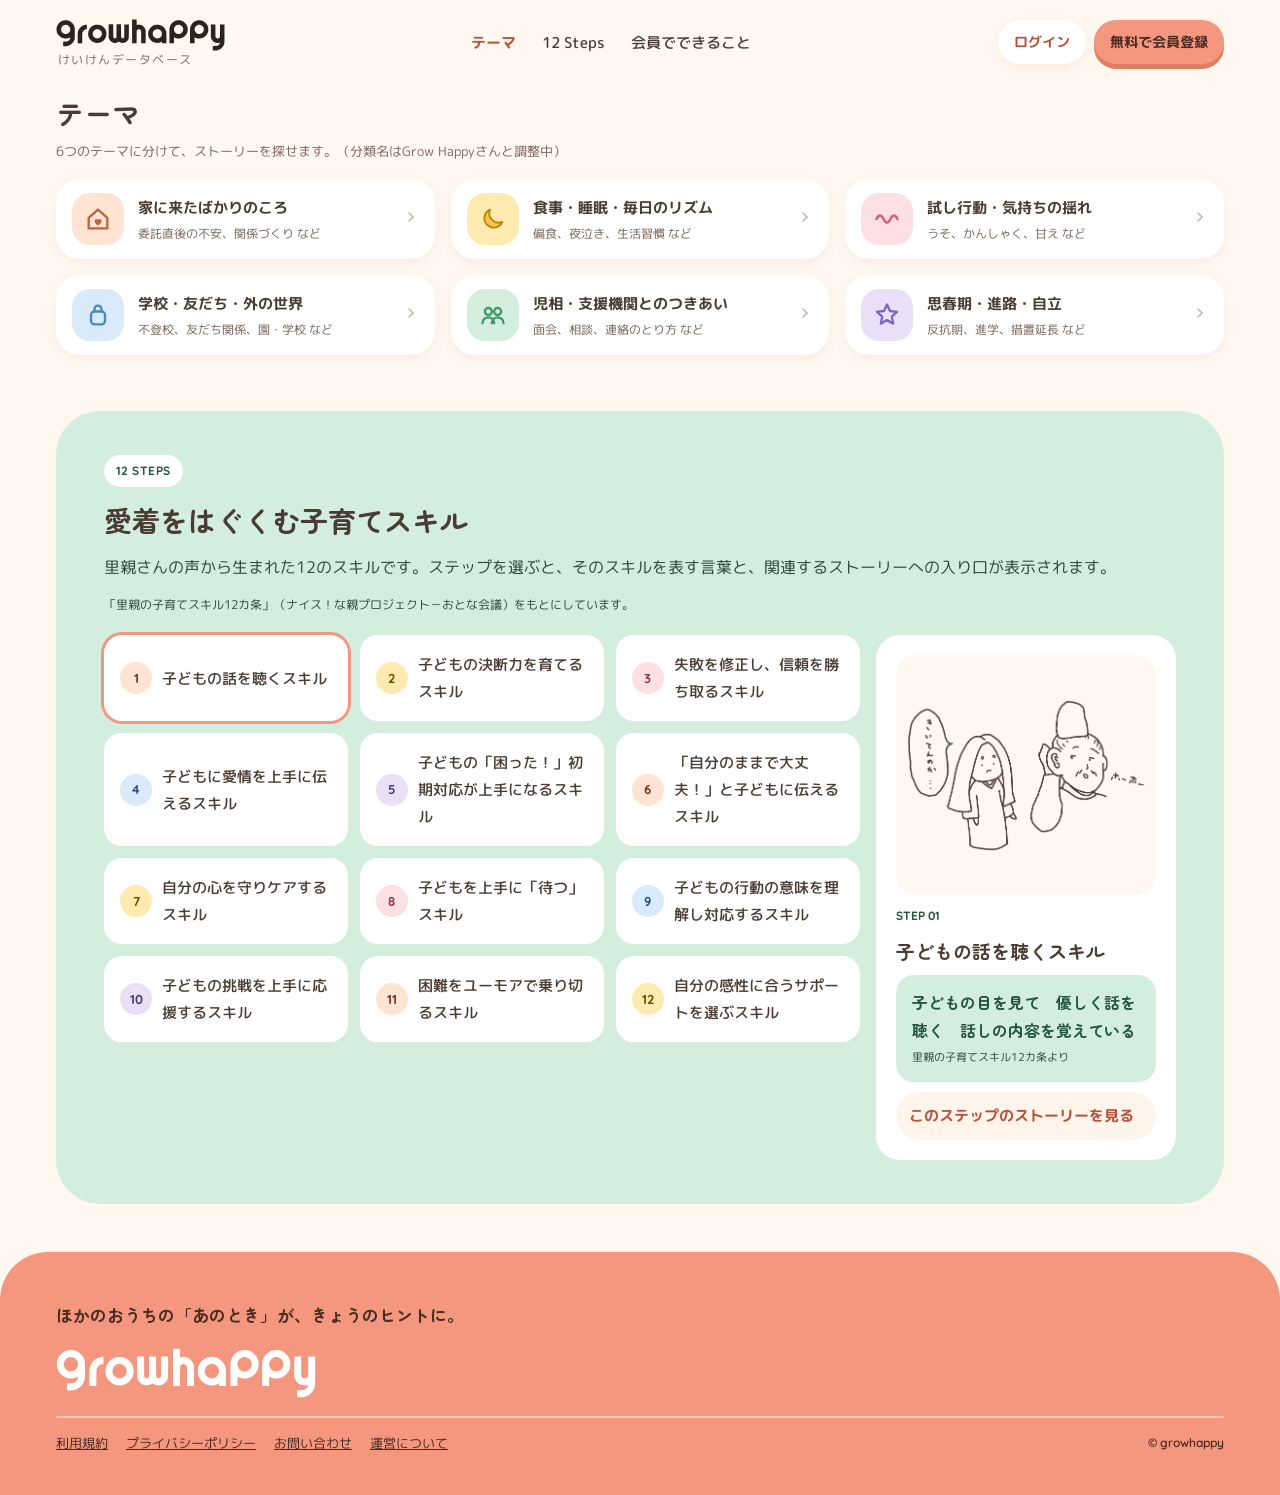
<file: themes.html>
<!doctype html>
<html lang="ja">
<head>
<meta charset="utf-8">
<meta name="viewport" content="width=device-width, initial-scale=1, viewport-fit=cover">
<title>テーマと12 Steps｜Grow Happy けいけんデータベース</title>
<link rel="preconnect" href="https://fonts.googleapis.com">
<link rel="preconnect" href="https://fonts.gstatic.com" crossorigin>
<link rel="stylesheet" href="https://fonts.googleapis.com/css2?family=Zen+Maru+Gothic:wght@500;700&family=M+PLUS+Rounded+1c:wght@400;500;700&family=Quicksand:wght@500;600;700&display=swap">
<link rel="icon" type="image/png" sizes="32x32" href="assets/img/favicon-32.png">
<link rel="apple-touch-icon" href="assets/img/favicon-180.png">
<link rel="stylesheet" href="assets/css/style.css">
</head>
<body data-page="themes" data-area="guest">
<header id="site-header"></header>

<main class="container">

<section class="stack" id="themes">
<div class="stack" style="gap:6px">
<h1 class="section-title">テーマ</h1>
<p class="note">6つのテーマに分けて、ストーリーを探せます。（分類名はGrow Happyさんと調整中）</p>
</div>
<div class="theme-list" id="theme-list"></div>
</section>

<section class="steps-band" id="steps" style="align-items:stretch">
<div class="txt" style="flex-basis:100%">
<span class="pill">12 STEPS</span>
<h2 class="section-title">愛着をはぐくむ子育てスキル</h2>
<p>里親さんの声から生まれた12のスキルです。ステップを選ぶと、そのスキルを表す言葉と、関連するストーリーへの入り口が表示されます。</p>
<p class="steps-credit">「里親の子育てスキル12カ条」（ナイス！な親プロジェクト－おとな会議）をもとにしています。</p>
</div>
<div class="step-layout" style="flex:1 1 100%">
<ol class="step-list" id="step-list"></ol>
<div class="step-detail" id="step-detail" aria-live="polite"></div>
</div>
</section>

</main>

<footer id="site-footer"></footer>
<script src="assets/js/data.js"></script>
<script src="assets/js/app.js"></script>
</body>
</html>
</file>
<file: assets/css/style.css>
/* Grow Happy けいけんデータベース
   レイアウト：モバイルファースト。900px以上でPCレイアウト（ヘッダーナビ・2カラム）。
   配色：あたたかいクリーム地 × コーラル × テーマごとのパステル。明るいテーマで統一。 */

:root {
  color-scheme: light;
  --bg: #FFF8F0;
  --surface: #FFFFFF;
  --ink: #4A3B35;
  --sub: #6A574E;
  --muted: #7A675E;
  --line: #F4E1D5;
  --soft: #FFF4EA;
  --hero: #FFE9DC;
  --coral: #F4977E;
  --coral-shadow: #E07D63;
  --coral-ink: #4A2C22;
  --link: #B8503A;
  --link-hover: #963C29;
  --chip: #F4ECE4;
  --chip-ink: #5A4A42;
  --shadow: 0 4px 12px rgba(201, 130, 100, 0.10);
  --shadow-lg: 0 6px 18px rgba(201, 130, 100, 0.14);

  --peach: #FFE3D3; --peach-ink: #6E3420; --peach-deep: #F2A98C; --peach-icon: #C0603F;
  --butter: #FFEBB0; --butter-ink: #6B4B00; --butter-deep: #F6C453; --butter-icon: #B88600;
  --pink: #FDE0E6; --pink-ink: #8A3049; --pink-deep: #EE9AAE; --pink-icon: #D0607E;
  --sky: #D9EAFB; --sky-ink: #24507A; --sky-deep: #8DB9E6; --sky-icon: #4A86C0;
  --mint: #D3EEDF; --mint-ink: #24563F; --mint-deep: #86C9A6; --mint-icon: #3E9A6E;
  --lav: #E9E0F8; --lav-ink: #4C3A80; --lav-deep: #B7A2EA; --lav-icon: #7E66C4;

  --font-display: 'Zen Maru Gothic', 'Hiragino Maru Gothic ProN', 'Yu Gothic', sans-serif;
  --font-latin: 'Quicksand', 'M PLUS Rounded 1c', 'Hiragino Maru Gothic ProN', sans-serif;
  --font-body: 'M PLUS Rounded 1c', 'Hiragino Maru Gothic ProN', 'Hiragino Sans', 'Yu Gothic', 'Meiryo', sans-serif;

  --radius-sm: 16px;
  --radius: 24px;
  --radius-lg: 32px;
  --header-h: 68px;
  --tabbar-h: 72px;
}

*, *::before, *::after { box-sizing: border-box; }
html { -webkit-text-size-adjust: 100%; }
body {
  margin: 0;
  background: var(--bg);
  color: var(--ink);
  font-family: var(--font-body);
  font-size: 15px;
  line-height: 1.8;
  overflow-x: hidden;
}
body::before {
  content: "";
  position: fixed;
  inset: 0 0 auto;
  height: env(safe-area-inset-top, 0px);
  z-index: 30;
  background: var(--bg);
}
img, svg { max-width: 100%; }
a { color: var(--link); }
a:hover { color: var(--link-hover); }
h1, h2, h3 { font-family: var(--font-display); font-weight: 700; line-height: 1.5; margin: 0; text-wrap: balance; word-break: auto-phrase; }
.nw { display: inline-block; }
p { margin: 0; }
ul, ol { margin: 0; padding: 0; list-style: none; }
button { font: inherit; color: inherit; }
[hidden] { display: none !important; }
:focus-visible { outline: 3px solid var(--link); outline-offset: 2px; border-radius: 8px; }
.sr-only { position: absolute; width: 1px; height: 1px; padding: 0; margin: -1px; overflow: hidden; clip: rect(0 0 0 0); white-space: nowrap; border: 0; }

.container {
  width: 100%;
  max-width: 1200px;
  margin: 0 auto;
  padding-left: max(16px, env(safe-area-inset-left, 0px));
  padding-right: max(16px, env(safe-area-inset-right, 0px));
}
.stack { display: flex; flex-direction: column; gap: 16px; }
main { display: flex; flex-direction: column; gap: 40px; padding-block: 8px 40px; }

/* ---------- Header ---------- */
.site-header {
  position: sticky;
  top: env(safe-area-inset-top, 0px);
  z-index: 20;
  background: var(--bg);
}
.header-inner { display: flex; align-items: center; justify-content: space-between; gap: 12px; min-height: var(--header-h); }
/* ロゴ：ワードマークの下に小さくサービス名 */
.logo { display: flex; flex-direction: column; align-items: flex-start; gap: 3px; text-decoration: none; color: var(--ink); }
.logo-mark { display: block; height: 26px; width: auto; }
.logo-sub { font-size: 11px; line-height: 1; letter-spacing: 0.12em; color: var(--muted); padding-left: 2px; }
.global-nav { display: none; }
.header-actions { display: flex; align-items: center; gap: 8px; }
.avatar-btn {
  width: 46px; height: 46px; border: 0; border-radius: 50%;
  background: var(--surface); box-shadow: var(--shadow);
  display: flex; align-items: center; justify-content: center; cursor: pointer;
}
.menu-wrap { position: relative; }
.user-menu {
  position: absolute; right: 0; top: calc(100% + 8px);
  min-width: 200px; padding: 12px; background: var(--surface);
  border-radius: 20px; box-shadow: var(--shadow-lg);
  display: flex; flex-direction: column; gap: 4px;
}
.user-menu p { padding: 6px 10px; font-size: 13px; color: var(--muted); }
.user-menu a, .user-menu button {
  display: block; width: 100%; text-align: left; padding: 10px; border: 0; background: none;
  border-radius: 12px; font-size: 14px; color: var(--ink); text-decoration: none; cursor: pointer;
}
.user-menu a:hover, .user-menu button:hover { background: var(--soft); }

/* ---------- Buttons ---------- */
.btn {
  display: inline-flex; align-items: center; justify-content: center; gap: 8px;
  min-height: 48px; padding: 0 22px; border: 0; border-radius: 999px;
  font-family: var(--font-body); font-weight: 700; font-size: 15px;
  text-decoration: none; cursor: pointer; white-space: nowrap;
}
.btn-primary { background: var(--coral); color: var(--coral-ink); box-shadow: 0 5px 0 var(--coral-shadow); }
.btn-primary:hover { color: var(--coral-ink); filter: brightness(1.03); }
.btn-primary:active { transform: translateY(3px); box-shadow: 0 2px 0 var(--coral-shadow); }
.btn-white { background: var(--surface); color: var(--link); box-shadow: var(--shadow); }
.btn-soft { background: var(--soft); color: var(--link); }
.btn-lg { min-height: 56px; font-size: 17px; padding: 0 32px; }
.btn-sm { min-height: 44px; padding: 0 16px; font-size: 14px; }
.btn-block { width: 100%; }
.hide-sm { display: none; }
.icon-heart { width: 18px; height: 18px; }

/* ---------- Common pieces ---------- */
.card { background: var(--surface); border-radius: var(--radius); box-shadow: var(--shadow); }
/* 英字の小さなラベルは、ロゴと同じ幾何学的な丸い書体で */
.pill, .step-card-no, .step-detail .eyebrow, .step-no, .num, .tag, .quick-word, .count strong {
  font-family: var(--font-latin);
}
.pill {
  display: inline-flex; align-items: center; align-self: flex-start;
  font-size: 12px; font-weight: 700; padding: 5px 12px; border-radius: 999px; letter-spacing: 0.04em;
  background: var(--surface); color: var(--link);
}
.section-title { display: flex; align-items: center; gap: 8px; font-size: 21px; }
.section-title svg { width: 22px; height: 22px; flex: none; }
.section-head { display: flex; align-items: center; justify-content: space-between; gap: 12px; }
.section-head a { font-size: 13px; font-weight: 700; }
.lead { font-size: 15px; line-height: 1.9; }
.note { font-size: 13px; color: var(--muted); }
.blob { position: absolute !important; border-radius: 50%; pointer-events: none; }
.relative { position: relative; }

.page-title { display: flex; align-items: center; gap: 10px; padding-block: 4px 0; }
.back-btn {
  width: 44px; height: 44px; flex: none; border-radius: 50%; background: var(--surface); box-shadow: var(--shadow);
  display: flex; align-items: center; justify-content: center;
}
.page-title h1 { font-size: 20px; }

/* ---------- Hero ---------- */
.hero {
  position: relative; overflow: hidden;
  background: var(--hero); border-radius: 36px;
  padding: 28px 20px 26px;
  display: flex; flex-wrap: wrap; align-items: center; gap: 20px 40px;
}
.hero-text { position: relative; flex: 1 1 380px; min-width: 0; display: flex; flex-direction: column; gap: 14px; }
.hero h1 { font-size: 28px; }
.hero-art { position: relative; flex: 1 1 300px; display: flex; flex-direction: column; align-items: center; gap: 4px; }
.hero-art svg { width: 100%; max-width: 440px; height: auto; }
.hero-actions { display: flex; flex-direction: column; gap: 12px; padding-top: 4px; }

/* ---------- Search teaser (guest) ---------- */
.search-teaser { padding: 20px; display: flex; flex-wrap: wrap; align-items: center; gap: 12px 24px; border-radius: 28px; }
.search-teaser .label { display: flex; align-items: center; gap: 8px; font-family: var(--font-display); font-weight: 700; font-size: 17px; }
.round-icon { width: 34px; height: 34px; flex: none; border-radius: 50%; display: flex; align-items: center; justify-content: center; }
.fake-input {
  flex: 1 1 320px; min-width: 0; display: flex; align-items: center; min-height: 52px; padding: 0 20px;
  border-radius: 999px; background: var(--soft); border: 2px solid var(--line); color: var(--muted); font-size: 15px;
  text-decoration: none;
}
.fake-input:hover { color: var(--sub); }
.lock-note { flex: 1 1 100%; display: flex; gap: 8px; align-items: flex-start; font-size: 13px; color: var(--muted); }
.lock-note svg { flex: none; margin-top: 4px; }

/* ---------- Theme cards ---------- */
.theme-grid { display: grid; grid-template-columns: repeat(2, minmax(0, 1fr)); gap: 12px; }
.theme-card {
  display: flex; flex-direction: column; gap: 12px; padding: 18px 16px; min-height: 120px;
  border-radius: 26px; text-decoration: none; background: var(--t-bg); color: var(--t-ink);
}
.theme-card:hover { color: var(--t-ink); transform: translateY(-2px); }
.theme-card .ti { width: 46px; height: 46px; border-radius: 50%; background: var(--surface); display: flex; align-items: center; justify-content: center; }
.theme-card .ti svg { width: 26px; height: 26px; }
.theme-card .tn { font-size: 14px; font-weight: 700; line-height: 1.5; }
.theme-card .td { display: none; font-size: 13px; }

.theme-list { display: grid; grid-template-columns: minmax(0, 1fr); gap: 10px; }
.theme-row {
  display: flex; align-items: center; gap: 14px; padding: 14px 16px; background: var(--surface);
  border-radius: var(--radius); box-shadow: var(--shadow); text-decoration: none; color: var(--ink);
}
.theme-row:hover { color: var(--ink); }
.theme-row .ti { flex: none; width: 52px; height: 52px; border-radius: 18px; background: var(--t-bg); display: flex; align-items: center; justify-content: center; }
.theme-row .ti svg { width: 28px; height: 28px; }
.theme-row .tx { flex: 1; min-width: 0; display: flex; flex-direction: column; gap: 2px; }
.theme-row .tn { font-size: 15px; font-weight: 700; }
.theme-row .td { font-size: 12px; color: var(--muted); }

.t-arrival { --t-bg: var(--peach); --t-ink: var(--peach-ink); --t-deep: var(--peach-deep); --t-icon: var(--peach-icon); }
.t-daily   { --t-bg: var(--butter); --t-ink: var(--butter-ink); --t-deep: var(--butter-deep); --t-icon: var(--butter-icon); }
.t-testing { --t-bg: var(--pink); --t-ink: var(--pink-ink); --t-deep: var(--pink-deep); --t-icon: var(--pink-icon); }
.t-school  { --t-bg: var(--sky); --t-ink: var(--sky-ink); --t-deep: var(--sky-deep); --t-icon: var(--sky-icon); }
.t-support { --t-bg: var(--mint); --t-ink: var(--mint-ink); --t-deep: var(--mint-deep); --t-icon: var(--mint-icon); }
.t-teen    { --t-bg: var(--lav); --t-ink: var(--lav-ink); --t-deep: var(--lav-deep); --t-icon: var(--lav-icon); }

/* ---------- 12 Steps ---------- */
.steps-band {
  background: var(--mint); border-radius: var(--radius-lg); padding: 24px 20px;
  display: flex; flex-wrap: wrap; align-items: center; gap: 20px 48px;
}
.steps-band .pill { color: var(--mint-ink); }
.steps-band .txt { flex: 1 1 360px; min-width: 0; display: flex; flex-direction: column; gap: 12px; }
.steps-band p { color: #2F4A3C; }
.step-dots { flex: 1 1 300px; display: grid; grid-template-columns: repeat(6, minmax(0, 1fr)); gap: 8px; }
.step-dots span {
  aspect-ratio: 1; max-width: 100%; border-radius: 50%; background: var(--surface);
  display: flex; align-items: center; justify-content: center; font-weight: 700; font-size: 13px; color: var(--mint-ink);
  font-variant-numeric: tabular-nums;
}
.steps-more { order: 3; align-self: flex-start; }
.step-strip {
  flex: 1 1 100%; min-width: 0; display: grid; grid-auto-flow: column; grid-auto-columns: 200px; gap: 12px;
  overflow-x: auto; scroll-snap-type: x mandatory; padding: 2px 2px 10px; margin: 0 -2px;
}
.step-strip li { scroll-snap-align: start; display: flex; }
.step-card {
  width: 100%; display: flex; flex-direction: column; gap: 4px; padding: 12px 14px 16px;
  background: var(--surface); border-radius: 24px; text-decoration: none; color: var(--ink);
}
.step-card:hover { color: var(--ink); transform: translateY(-2px); }
.step-art { display: flex; align-items: center; justify-content: center; aspect-ratio: 4 / 3; max-width: 100%; }
.step-art img { max-width: 100%; max-height: 100%; object-fit: contain; }
.step-art-lg { aspect-ratio: auto; height: 200px; padding: 8px; background: var(--bg); border-radius: 20px; }
.step-card-no { font-size: 12px; font-weight: 700; color: var(--mint-ink); }
.step-card-name { font-size: 14px; font-weight: 700; line-height: 1.5; }
.step-box .step-art { height: 130px; aspect-ratio: auto; background: var(--surface); border-radius: 18px; padding: 6px; }
.step-layout { display: flex; flex-wrap: wrap; gap: 16px; align-items: flex-start; }
.step-list { flex: 999 1 520px; min-width: 0; display: grid; grid-template-columns: minmax(0, 1fr); gap: 8px; }
.step-list li { display: flex; }
.step-btn {
  width: 100%; height: 100%; display: flex; align-items: center; gap: 10px; padding: 12px; min-height: 56px;
  background: var(--surface); border: 0; border-radius: 18px; text-align: left; cursor: pointer;
  font-size: 13px; font-weight: 500; color: var(--ink);
}
.step-btn[aria-pressed="true"] { box-shadow: 0 0 0 3px var(--coral); }
.step-no {
  flex: none; width: 32px; height: 32px; border-radius: 50%; display: flex; align-items: center; justify-content: center;
  font-size: 13px; font-weight: 700; background: var(--t-bg); color: var(--t-ink); font-variant-numeric: tabular-nums;
}
.step-detail { order: -1; flex: 1 1 100%; min-width: 0; padding: 20px; background: var(--surface); border-radius: var(--radius); display: flex; flex-direction: column; gap: 10px; }
.step-detail .eyebrow { font-size: 12px; font-weight: 700; color: var(--mint-ink); }
.step-detail h3 { font-size: 19px; }
.motto { margin: 0; padding: 14px 16px; border-radius: 18px; background: var(--mint); display: flex; flex-direction: column; gap: 4px; }
.motto blockquote { margin: 0; font-family: var(--font-display); font-weight: 700; font-size: 16px; line-height: 1.7; color: var(--mint-ink); }
.motto figcaption { font-size: 11px; color: #2F4A3C; }
.steps-credit { font-size: 12px; color: #2F4A3C; }
.step-box { display: flex; flex-direction: column; gap: 8px; padding: 18px 20px; border-radius: 26px; background: var(--mint); color: var(--mint-ink); text-decoration: none; }
.step-box:hover { color: var(--mint-ink); }
.step-box .eyebrow { font-size: 12px; font-weight: 700; }
.step-box-head { display: flex; align-items: center; gap: 10px; }
.step-box-name { font-size: 15px; font-weight: 700; line-height: 1.5; color: var(--ink); }
.step-box-motto { font-size: 13px; line-height: 1.7; color: #2F4A3C; }

/* ---------- How to ---------- */
.howto { display: grid; grid-template-columns: minmax(0, 1fr); gap: 10px; }
.howto li { display: flex; gap: 14px; align-items: center; padding: 14px 16px; background: var(--surface); border-radius: 22px; box-shadow: var(--shadow); }
.howto .n {
  flex: none; width: 38px; height: 38px; border-radius: 50%; display: flex; align-items: center; justify-content: center;
  font-weight: 700; font-size: 16px; background: var(--t-bg); color: var(--t-ink);
}

/* ---------- CTA ---------- */
.cta {
  position: relative; overflow: hidden; padding: 30px 20px 28px; text-align: center;
  display: flex; flex-direction: column; align-items: center; gap: 16px; border-radius: var(--radius-lg);
}
.cta .msg { position: relative; font-family: var(--font-display); font-weight: 700; font-size: 18px; line-height: 1.7; }
.cta > * { position: relative; }

/* ---------- Plans ---------- */
.plan-list { display: grid; grid-template-columns: minmax(0, 1fr); gap: 16px; }
.plan { position: relative; overflow: hidden; padding: 22px 20px; border-radius: 28px; display: flex; flex-direction: column; gap: 12px; }
.plan > * { position: relative; }
.plan-head { display: flex; align-items: center; justify-content: space-between; gap: 8px; }
.plan-head h2 { display: flex; align-items: center; gap: 8px; font-size: 19px; }
.plan-price { font-size: 12px; font-weight: 700; padding: 4px 12px; border-radius: 999px; background: var(--surface); }
.checks { display: flex; flex-direction: column; gap: 8px; font-size: 14px; line-height: 1.6; }
.checks li { display: flex; gap: 10px; align-items: center; }
.check { flex: none; width: 22px; height: 22px; border-radius: 50%; display: flex; align-items: center; justify-content: center; }
.plan-free { background: var(--surface); box-shadow: var(--shadow); }
.plan-member { background: var(--hero); }
.plan-paid { background: var(--lav); color: var(--ink); }
.plan-memo { padding: 10px 14px; border-radius: 16px; background: var(--surface); font-size: 12px; line-height: 1.7; color: var(--lav-ink); }

/* ---------- Forms ---------- */
.auth-wrap { max-width: 520px; width: 100%; margin: 0 auto; display: flex; flex-direction: column; gap: 16px; }
.auth-brand { display: flex; flex-direction: column; align-items: center; gap: 8px; padding-block: 12px 6px; text-align: center; }
.auth-brand img { width: min(240px, 70%); height: auto; }
.auth-brand p { font-size: 12px; letter-spacing: 0.08em; color: var(--muted); }
.tabs { display: grid; grid-template-columns: repeat(2, minmax(0, 1fr)); gap: 4px; padding: 5px; background: #FBE6D8; border-radius: 999px; }
.tab {
  min-height: 44px; border: 0; border-radius: 999px; background: transparent; color: var(--sub);
  font-size: 14px; font-weight: 500; cursor: pointer;
}
.tab[aria-selected="true"] { background: var(--surface); color: var(--ink); font-weight: 700; box-shadow: 0 2px 6px rgba(201, 130, 100, 0.18); }
.form { padding: 24px 20px; display: flex; flex-direction: column; gap: 16px; border-radius: 28px; }
.field { display: flex; flex-direction: column; gap: 6px; }
.field label, .field legend { font-size: 14px; font-weight: 700; }
.input {
  width: 100%; min-height: 52px; padding: 0 18px; border: 2px solid var(--line); border-radius: 999px;
  background: var(--bg); font-family: inherit; font-size: 16px; color: var(--ink);
}
.input:focus { outline: none; border-color: var(--coral); }
fieldset { margin: 0; padding: 0; border: 0; }
.radio-pills { display: flex; flex-wrap: wrap; gap: 8px; margin-top: 8px; }
.radio-pill { display: inline-flex; align-items: center; gap: 6px; min-height: 40px; padding: 0 14px; border-radius: 999px; background: var(--t-bg); color: var(--t-ink); font-size: 13px; cursor: pointer; }
.agree { display: flex; gap: 10px; align-items: flex-start; font-size: 13px; line-height: 1.7; }
.agree input { margin: 4px 0 0; width: 18px; height: 18px; accent-color: var(--coral); }
.form-error { padding: 10px 14px; border-radius: 14px; background: var(--pink); color: var(--pink-ink); font-size: 13px; }
.demo-note { font-size: 12px; color: var(--muted); text-align: center; }

/* ---------- Search ---------- */
.greet { display: flex; flex-direction: column; gap: 2px; }
.greet .hi { font-size: 13px; color: var(--sub); }
.greet h1 { font-size: 22px; }
.search-panel { position: relative; overflow: hidden; background: var(--hero); border-radius: 36px; padding: 22px 18px; display: flex; flex-direction: column; gap: 14px; }
.search-panel > * { position: relative; }
.search-box {
  display: flex; align-items: center; gap: 8px; min-height: 58px; padding: 0 6px 0 20px;
  border-radius: 999px; background: var(--surface); box-shadow: var(--shadow-lg); max-width: 760px;
}
.search-box input { flex: 1; min-width: 0; border: 0; background: transparent; font-family: inherit; font-size: 16px; color: var(--ink); outline: none; }
.search-box .btn { min-height: 46px; padding: 0 16px; box-shadow: none; }
.search-box .btn-label { display: none; }
.quick-words { display: flex; flex-wrap: wrap; gap: 8px; align-items: center; }
.quick-words span { font-size: 12px; color: var(--sub); }
.quick-word { min-height: 36px; padding: 0 12px; border: 0; border-radius: 999px; background: var(--surface); font-size: 13px; color: var(--t-ink); cursor: pointer; }

.search-layout { display: flex; flex-wrap: wrap; gap: 24px; align-items: flex-start; }
.filters { flex: 1 1 280px; min-width: 0; max-width: 100%; padding: 20px 0; border-radius: 28px; display: flex; flex-direction: column; gap: 16px; }
.filters-head { display: flex; align-items: center; justify-content: space-between; padding: 0 18px; }
.filters-head h2 { font-size: 17px; }
.filter-group { display: flex; flex-direction: column; gap: 8px; }
.filter-group > p, .filter-group > label { padding: 0 18px; font-size: 13px; font-weight: 700; }
.chip-row { display: flex; gap: 8px; overflow-x: auto; padding: 2px 18px 4px; scrollbar-width: none; }
.chip-row::-webkit-scrollbar { display: none; }
.chip {
  flex: none; min-height: 40px; padding: 0 16px; border: 2px solid var(--line); border-radius: 999px;
  background: var(--surface); font-size: 13px; color: var(--ink); cursor: pointer; white-space: nowrap;
}
.chip[aria-pressed="true"] { border-color: var(--coral); background: var(--coral); color: var(--coral-ink); font-weight: 700; }
.select-wrap { padding: 0 18px; }
.select { width: 100%; min-height: 46px; padding: 0 14px; border: 2px solid var(--line); border-radius: 999px; background: var(--bg); font-family: inherit; font-size: 14px; color: var(--ink); }
.clear-btn { min-height: 36px; padding: 0 14px; border: 0; border-radius: 999px; background: #FBE6D8; font-size: 13px; color: var(--peach-ink); cursor: pointer; }

.results { flex: 999 1 560px; min-width: 0; display: flex; flex-direction: column; gap: 14px; }
.results-head { display: flex; align-items: center; justify-content: space-between; gap: 12px; }
.count { font-size: 14px; }
.count strong { font-family: var(--font-display); font-size: 24px; color: var(--link); font-variant-numeric: tabular-nums; }
.result-grid { display: grid; grid-template-columns: minmax(0, 1fr); gap: 12px; }
.story-card {
  display: flex; gap: 14px; padding: 16px; background: var(--surface); border-radius: 26px; box-shadow: var(--shadow);
  text-decoration: none; color: var(--ink);
}
.story-card:hover { color: var(--ink); transform: translateY(-2px); }
.badge { flex: none; width: 52px; height: 52px; border-radius: 18px; background: var(--t-deep); display: flex; align-items: center; justify-content: center; }
.badge svg { width: 26px; height: 26px; }
.story-card .body { flex: 1; min-width: 0; display: flex; flex-direction: column; gap: 8px; }
.tags { display: flex; flex-wrap: wrap; gap: 6px; }
.tag { font-size: 11px; font-weight: 500; padding: 3px 10px; border-radius: 999px; background: var(--chip); color: var(--chip-ink); text-decoration: none; }
.tag-theme { background: var(--t-bg); color: var(--t-ink); font-weight: 700; }
.story-card .title { font-family: var(--font-display); font-weight: 700; font-size: 17px; line-height: 1.5; }
.story-card .worry { font-size: 13px; line-height: 1.8; color: var(--sub); display: -webkit-box; -webkit-line-clamp: 2; -webkit-box-orient: vertical; overflow: hidden; }
.empty { padding: 32px 20px; text-align: center; font-size: 14px; color: var(--sub); border-radius: 26px; }
mark { background: var(--butter); color: inherit; border-radius: 4px; padding: 0 2px; }

/* ---------- Story ---------- */
.breadcrumb { display: none; flex-wrap: wrap; gap: 8px; font-size: 13px; color: var(--sub); }
.breadcrumb a { color: var(--sub); }
.story-layout { display: flex; flex-wrap: wrap; gap: 24px; align-items: flex-start; }
.story-main { flex: 999 1 560px; min-width: 0; display: flex; flex-direction: column; gap: 14px; }
.story-side { flex: 1 1 300px; min-width: 0; display: flex; flex-direction: column; gap: 16px; }
.story-hero { position: relative; overflow: hidden; padding: 22px 20px; background: var(--t-bg); border-radius: var(--radius-lg); display: flex; flex-direction: column; gap: 12px; }
.story-hero > * { position: relative; }
.story-hero .tag { background: var(--surface); font-size: 12px; padding: 4px 12px; }
.story-hero .tag-theme { color: var(--t-ink); }
.story-hero h1 { font-size: 25px; }
.story-meta { display: flex; flex-wrap: wrap; align-items: center; justify-content: space-between; gap: 12px; }
.author { display: flex; align-items: center; gap: 10px; font-size: 12px; line-height: 1.6; color: var(--sub); }
.author .face { flex: none; width: 46px; height: 46px; border-radius: 50%; background: var(--surface); display: flex; align-items: center; justify-content: center; }
.save-btn { min-height: 44px; padding: 0 16px; border: 0; border-radius: 999px; background: var(--surface); color: var(--link); font-size: 14px; font-weight: 700; display: inline-flex; align-items: center; gap: 6px; cursor: pointer; }
.save-btn svg { width: 20px; height: 20px; }
.save-btn[aria-pressed="true"] svg path { fill: var(--coral); }
.block { padding: 18px 20px; border-radius: 26px; display: flex; flex-direction: column; gap: 8px; }
.block h2 { display: flex; align-items: center; gap: 8px; font-size: 17px; }
.block .text { font-size: 16px; line-height: 2; white-space: pre-line; overflow-wrap: anywhere; }
.block-worry h2 { font-family: var(--font-body); font-size: 14px; color: var(--pink-ink); }
.block-result { background: var(--mint); }
.block-result h2 { color: var(--mint-ink); }
.num { flex: none; width: 32px; height: 32px; border-radius: 50%; display: flex; align-items: center; justify-content: center; font-size: 14px; background: var(--t-bg); color: var(--t-ink); font-family: var(--font-body); }
.word-group { display: flex; flex-direction: column; gap: 8px; }
.word-group h2 { font-family: var(--font-body); font-size: 13px; color: var(--sub); }
.word-links { display: flex; flex-wrap: wrap; gap: 8px; }
.word-link { display: inline-flex; align-items: center; min-height: 38px; padding: 0 14px; border-radius: 999px; font-size: 13px; text-decoration: none; background: var(--t-bg, var(--surface)); color: var(--t-ink, var(--ink)); border: 2px solid transparent; }
.word-link.outline { background: var(--surface); border-color: var(--line); color: var(--ink); }
.paid-box { padding: 18px 20px; background: var(--lav); border-radius: 26px; display: flex; flex-direction: column; gap: 8px; color: #3E3166; }
.paid-box .h { display: flex; align-items: center; gap: 8px; font-size: 13px; font-weight: 700; color: var(--lav-ink); }
.paid-box a { font-size: 13px; font-weight: 700; color: var(--lav-ink); }
.related { display: flex; flex-direction: column; gap: 10px; }
.related-item { display: flex; align-items: center; gap: 12px; padding: 14px 16px; background: var(--surface); border-radius: 22px; box-shadow: var(--shadow); text-decoration: none; color: var(--ink); }
.related-item:hover { color: var(--ink); }
.related-item .sq { flex: none; width: 40px; height: 40px; border-radius: 14px; background: var(--t-deep); }
.related-item .meta { font-size: 11px; color: var(--sub); }
.related-item .t { font-size: 15px; font-weight: 700; line-height: 1.5; }

/* ---------- Synopsis (public) ---------- */
.synopsis-grid { display: grid; grid-template-columns: minmax(0, 1fr); gap: 12px; }
.synopsis-card {
  display: flex; flex-direction: column; gap: 8px; padding: 18px; background: var(--surface);
  border-radius: 26px; box-shadow: var(--shadow); text-decoration: none; color: var(--ink);
}
.synopsis-card:hover { color: var(--ink); transform: translateY(-2px); }
.synopsis-card .title { font-family: var(--font-display); font-weight: 700; font-size: 17px; line-height: 1.5; }
.synopsis-card .worry { font-size: 13px; line-height: 1.8; color: var(--sub); }
.synopsis-foot { margin-top: auto; display: flex; align-items: center; justify-content: space-between; gap: 8px; font-size: 13px; }
.synopsis-foot .go { font-weight: 700; color: var(--link); }
.synopsis-foot .lock { display: inline-flex; align-items: center; gap: 4px; color: var(--muted); }
.synopsis-foot .lock svg { width: 13px; height: 13px; }

.locked { position: relative; border-radius: 26px; overflow: hidden; }
.locked-preview {
  padding: 18px 20px 140px; background: var(--surface); display: flex; flex-direction: column; gap: 16px;
  filter: blur(5px); user-select: none; pointer-events: none;
}
.locked-preview .h { font-family: var(--font-display); font-weight: 700; font-size: 17px; }
.locked-card {
  position: absolute; left: 12px; right: 12px; bottom: 16px; padding: 22px 18px; background: var(--surface);
  border-radius: 24px; box-shadow: 0 8px 24px rgba(201, 130, 100, 0.22);
  display: flex; flex-direction: column; align-items: center; gap: 12px; text-align: center;
}
.locked-card .msg { font-family: var(--font-display); font-weight: 700; font-size: 17px; line-height: 1.6; }
.locked-card .btn { white-space: normal; text-align: center; }

/* ---------- Comments ---------- */
.comments { margin-top: 12px; display: flex; flex-direction: column; gap: 10px; }
.comments-head { display: flex; align-items: center; justify-content: space-between; padding: 0 4px; }
.comments-head svg { width: 18px; height: 18px; }
.comment-list { display: flex; flex-direction: column; gap: 10px; }
.comment { padding: 14px 18px; border-radius: 20px; display: flex; flex-direction: column; gap: 4px; }
.comment .who { font-size: 12px; font-weight: 700; color: var(--sub); }
.comment .text { font-size: 15px; line-height: 1.85; white-space: pre-line; overflow-wrap: anywhere; }
.comment-form { padding: 16px 18px; background: var(--surface); border: 2px solid var(--line); border-radius: 22px; display: flex; flex-direction: column; gap: 10px; }
.comment-form label { font-size: 14px; font-weight: 700; }
.comment-form textarea {
  width: 100%; padding: 12px 14px; border: 2px solid var(--line); border-radius: 16px; background: var(--bg);
  font-family: inherit; font-size: 16px; line-height: 1.7; color: var(--ink); resize: vertical;
}
.comment-form textarea:focus { outline: none; border-color: var(--coral); }
.comment-foot { display: flex; flex-wrap: wrap; align-items: center; justify-content: space-between; gap: 10px; }
.comment-foot .note { font-size: 12px; }

/* ---------- Note (under construction) ---------- */
.note-page { gap: 18px; }
.construction {
  display: flex; align-items: center; gap: 12px; padding: 14px 16px; border-radius: 20px;
  background: repeating-linear-gradient(-45deg, var(--butter) 0 14px, #FFF4D1 14px 28px);
  color: var(--butter-ink); font-size: 13px; line-height: 1.6;
}
.construction strong { font-size: 15px; }
.note-layout { display: flex; flex-wrap: wrap; gap: 20px; align-items: flex-start; }
.note-layout > * { flex: 1 1 320px; min-width: 0; }
.note-about { padding: 20px; display: flex; flex-direction: column; gap: 14px; }
.note-about h2 { font-size: 17px; }
.note-about .howto li { box-shadow: none; background: var(--bg); padding: 10px 14px; }
.note-about .lock-note { font-size: 12px; }
.note-entries { opacity: 0.88; }
.note-entry { padding: 16px 18px; border-radius: 22px; display: flex; flex-direction: column; gap: 8px; font-size: 14px; }
.note-entry-head { display: flex; align-items: center; justify-content: space-between; gap: 8px; }
.note-entry .date { font-size: 12px; font-weight: 700; color: var(--sub); font-variant-numeric: tabular-nums; }
.note-saved-box { padding: 16px 18px; border: 2px dashed var(--line); border-radius: 22px; display: flex; flex-direction: column; gap: 10px; }
.note-saved-box h2 { font-family: var(--font-body); font-size: 14px; }
.note-saved-box .related-item { box-shadow: none; background: var(--bg); }
.btn-disabled { background: var(--chip); color: var(--muted); cursor: not-allowed; }

/* ---------- Footer & tabbar ---------- */
/* フッター：コーラルの帯に白い大きなロゴ */
.site-footer { margin-top: 24px; }
.footer-band { background: var(--coral); border-radius: 36px 36px 0 0; padding-block: 32px 36px; overflow: hidden; }
.footer-inner { display: flex; flex-direction: column; gap: 18px; }
.footer-tag { font-family: var(--font-display); font-weight: 700; font-size: 15px; color: var(--coral-ink); }
.footer-logo { display: block; width: 100%; max-width: 200px; height: auto; }
.footer-bottom { display: flex; flex-direction: column; gap: 10px; padding-top: 14px; border-top: 2px solid rgba(255, 255, 255, 0.45); }
.footer-nav { display: flex; flex-wrap: wrap; gap: 8px 18px; font-size: 13px; }
.footer-nav a { color: var(--coral-ink); }
.footer-nav a:hover { color: #2E1A13; }
.copy { font-family: var(--font-latin); font-size: 12px; font-weight: 600; color: var(--coral-ink); }

.tabbar {
  position: fixed; left: 0; right: 0; bottom: 0; z-index: 25;
  display: grid; grid-template-columns: repeat(4, minmax(0, 1fr));
  background: var(--surface); border-radius: 28px 28px 0 0; box-shadow: 0 -4px 16px rgba(201, 130, 100, 0.12);
  padding: 8px max(6px, env(safe-area-inset-right, 0px)) calc(12px + env(safe-area-inset-bottom, 0px)) max(6px, env(safe-area-inset-left, 0px));
}
.tabbar a { display: flex; flex-direction: column; align-items: center; gap: 2px; padding: 2px 0; font-size: 11px; color: var(--sub); text-decoration: none; }
.tabbar .ic { width: 52px; height: 32px; border-radius: 999px; display: flex; align-items: center; justify-content: center; }
.tabbar svg { width: 22px; height: 22px; }
.tabbar a[aria-current="page"] { color: var(--link); font-weight: 700; }
.tabbar a[aria-current="page"] .ic { background: var(--peach); }
body.has-tabbar { padding-bottom: calc(var(--tabbar-h) + env(safe-area-inset-bottom, 0px)); }

@media (prefers-reduced-motion: no-preference) {
  .theme-card, .story-card, .step-card, .synopsis-card { transition: transform 0.15s ease; }
}

/* ---------- PC ---------- */
@media (min-width: 600px) {
  .hide-sm { display: inline-flex; }
  .theme-grid { grid-template-columns: repeat(3, minmax(0, 1fr)); }
  .hero-actions { flex-direction: row; flex-wrap: wrap; }
  .search-box .btn-label { display: inline; }
  .search-box .btn { padding: 0 22px; }
  .step-list { grid-template-columns: repeat(2, minmax(0, 1fr)); }
}
@media (min-width: 900px) {
  body { font-size: 16px; }
  .global-nav { display: flex; align-items: center; gap: 26px; font-size: 15px; font-weight: 500; }
  .global-nav a { color: var(--ink); text-decoration: none; }
  .global-nav a[aria-current="page"] { color: var(--link); font-weight: 700; }
  .header-inner { min-height: 84px; }
  .logo-mark { height: 32px; }
  .logo-sub { font-size: 12px; }
  .footer-band { border-radius: 48px 48px 0 0; padding-block: 48px 40px; }
  .footer-tag { font-size: 17px; }
  .footer-logo { max-width: 260px; }
  main { gap: 56px; padding-block: 8px 24px; }
  .hero { padding: 52px 56px; border-radius: 48px; }
  .hero h1 { font-size: 42px; }
  .lead { font-size: 17px; }
  .search-teaser { padding: 26px 34px; border-radius: 36px; }
  .section-title { font-size: 28px; }
  .section-title svg { width: 26px; height: 26px; }
  .theme-card { flex-direction: row; align-items: center; gap: 18px; padding: 24px; min-height: 0; border-radius: 30px; }
  .theme-card .ti { width: 60px; height: 60px; flex: none; }
  .theme-card .ti svg { width: 30px; height: 30px; }
  .theme-card .tn { font-size: 17px; }
  .theme-card .td { display: block; }
  .theme-list { grid-template-columns: repeat(3, minmax(0, 1fr)); gap: 16px; }
  .steps-band { padding: 44px 48px; border-radius: 44px; }
  .steps-band .txt { flex: 1 1 auto; }
  .steps-more { order: 0; align-self: flex-end; }
  .step-strip { grid-auto-flow: row; grid-template-columns: repeat(4, minmax(0, 1fr)); overflow: visible; padding: 0; margin: 0; }
  .step-card { padding: 14px 18px 20px; }
  .step-card-name { font-size: 15px; }
  .step-art-lg { height: 240px; }
  .step-detail { order: 0; flex: 1 1 300px; position: sticky; top: calc(env(safe-area-inset-top, 0px) + 96px); }
  .step-list { grid-template-columns: repeat(3, minmax(0, 1fr)); gap: 12px; }
  .step-btn { font-size: 15px; padding: 16px; }
  .howto { grid-template-columns: repeat(3, minmax(0, 1fr)); gap: 18px; }
  .howto li { flex-direction: column; align-items: flex-start; padding: 26px; border-radius: 30px; }
  .cta { padding: 52px 32px; border-radius: 44px; }
  .cta .msg { font-size: 26px; }
  .plan-list { grid-template-columns: repeat(3, minmax(0, 1fr)); align-items: start; }
  .synopsis-grid { grid-template-columns: repeat(3, minmax(0, 1fr)); gap: 18px; }
  .synopsis-card { padding: 24px; border-radius: 28px; }
  .synopsis-card .title { font-size: 19px; }
  .synopsis-card .worry { font-size: 14px; }
  .search-panel { padding: 36px 44px; border-radius: 40px; }
  .greet h1 { font-size: 30px; }
  .filters { position: sticky; top: calc(env(safe-area-inset-top, 0px) + 96px); }
  .chip-row { flex-wrap: wrap; overflow: visible; }
  .result-grid { grid-template-columns: repeat(2, minmax(0, 1fr)); gap: 16px; }
  .story-card { flex-direction: column; padding: 22px; border-radius: 28px; }
  .story-card .badge { width: 46px; height: 46px; }
  .story-card .title { font-size: 19px; }
  .breadcrumb { display: flex; }
  .story-hero { padding: 36px 40px; border-radius: 40px; }
  .story-hero h1 { font-size: 34px; }
  .block { padding: 26px 34px; border-radius: 30px; }
  .block .text { font-size: 17px; }
  .story-side { position: sticky; top: calc(env(safe-area-inset-top, 0px) + 96px); }
  .tabbar { display: none; }
  body.has-tabbar { padding-bottom: 0; }
  .footer-bottom { flex-direction: row; align-items: center; justify-content: space-between; }
}
</file>
